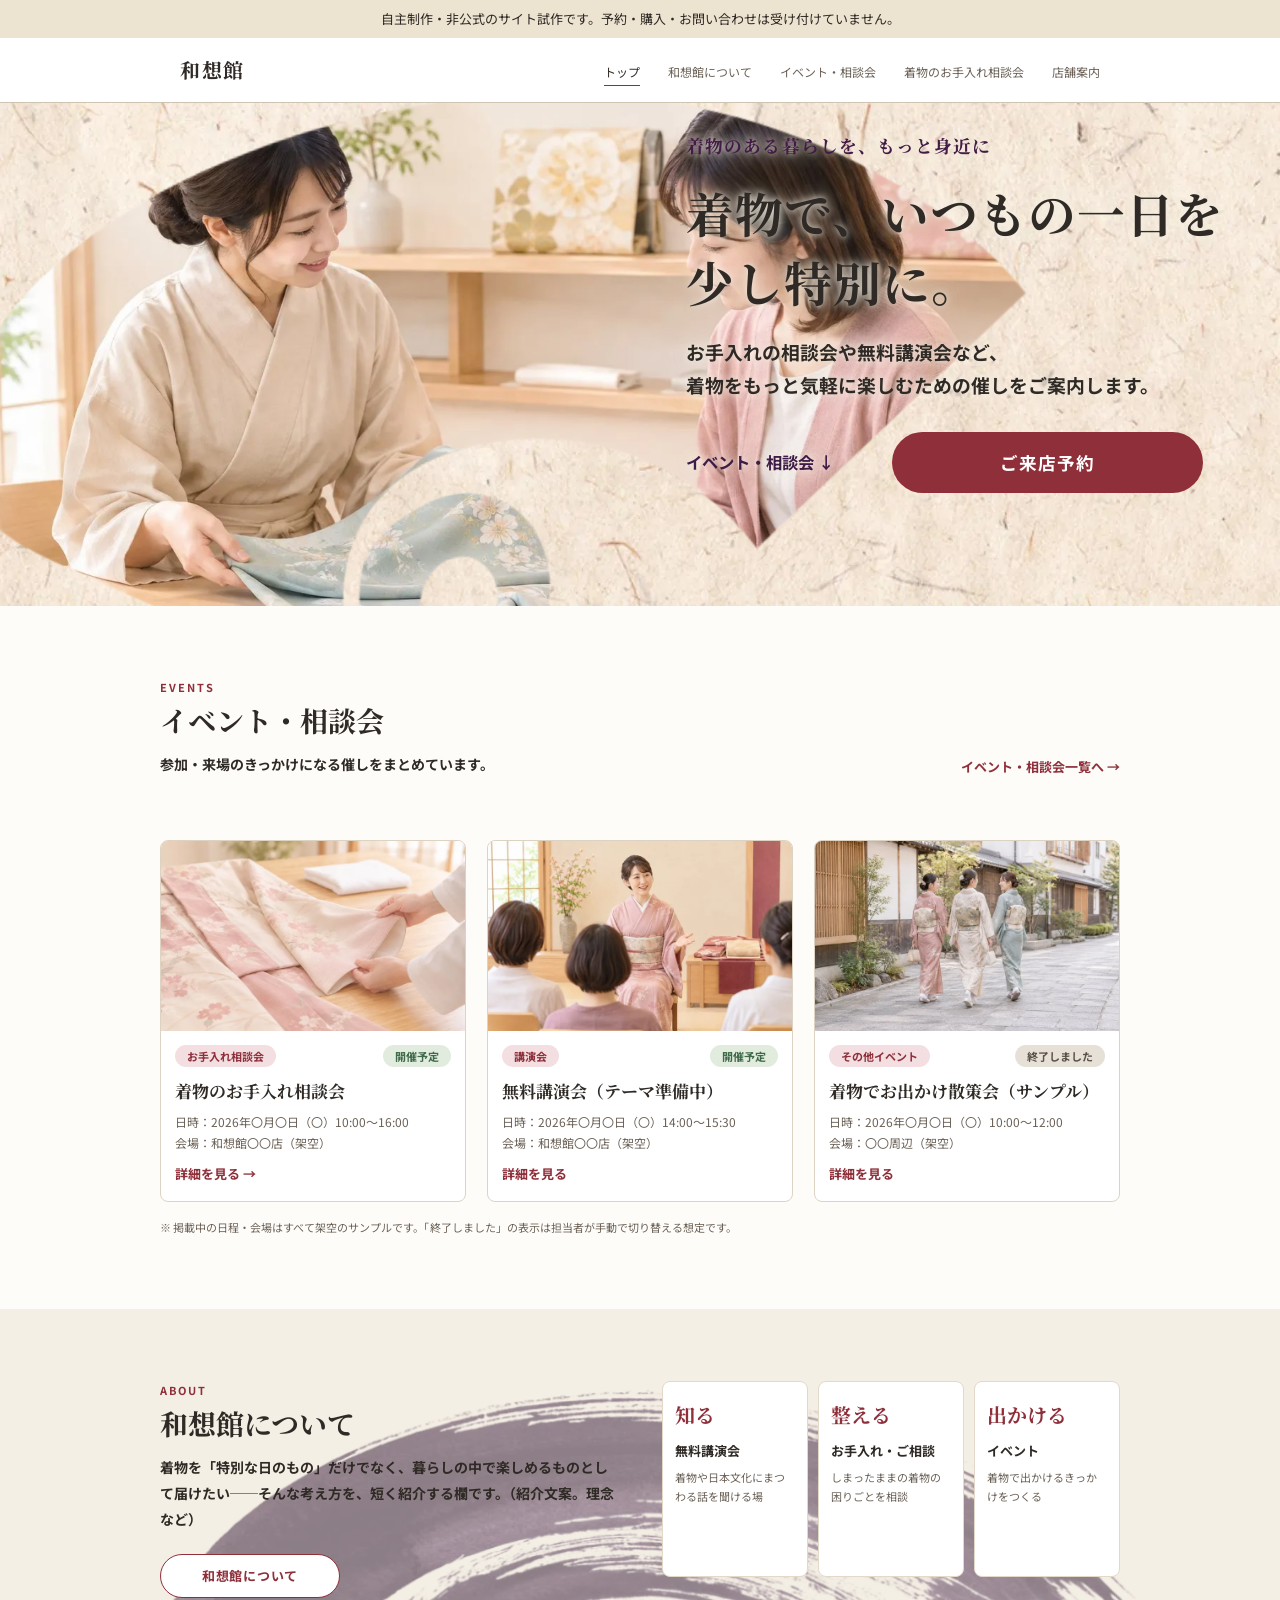
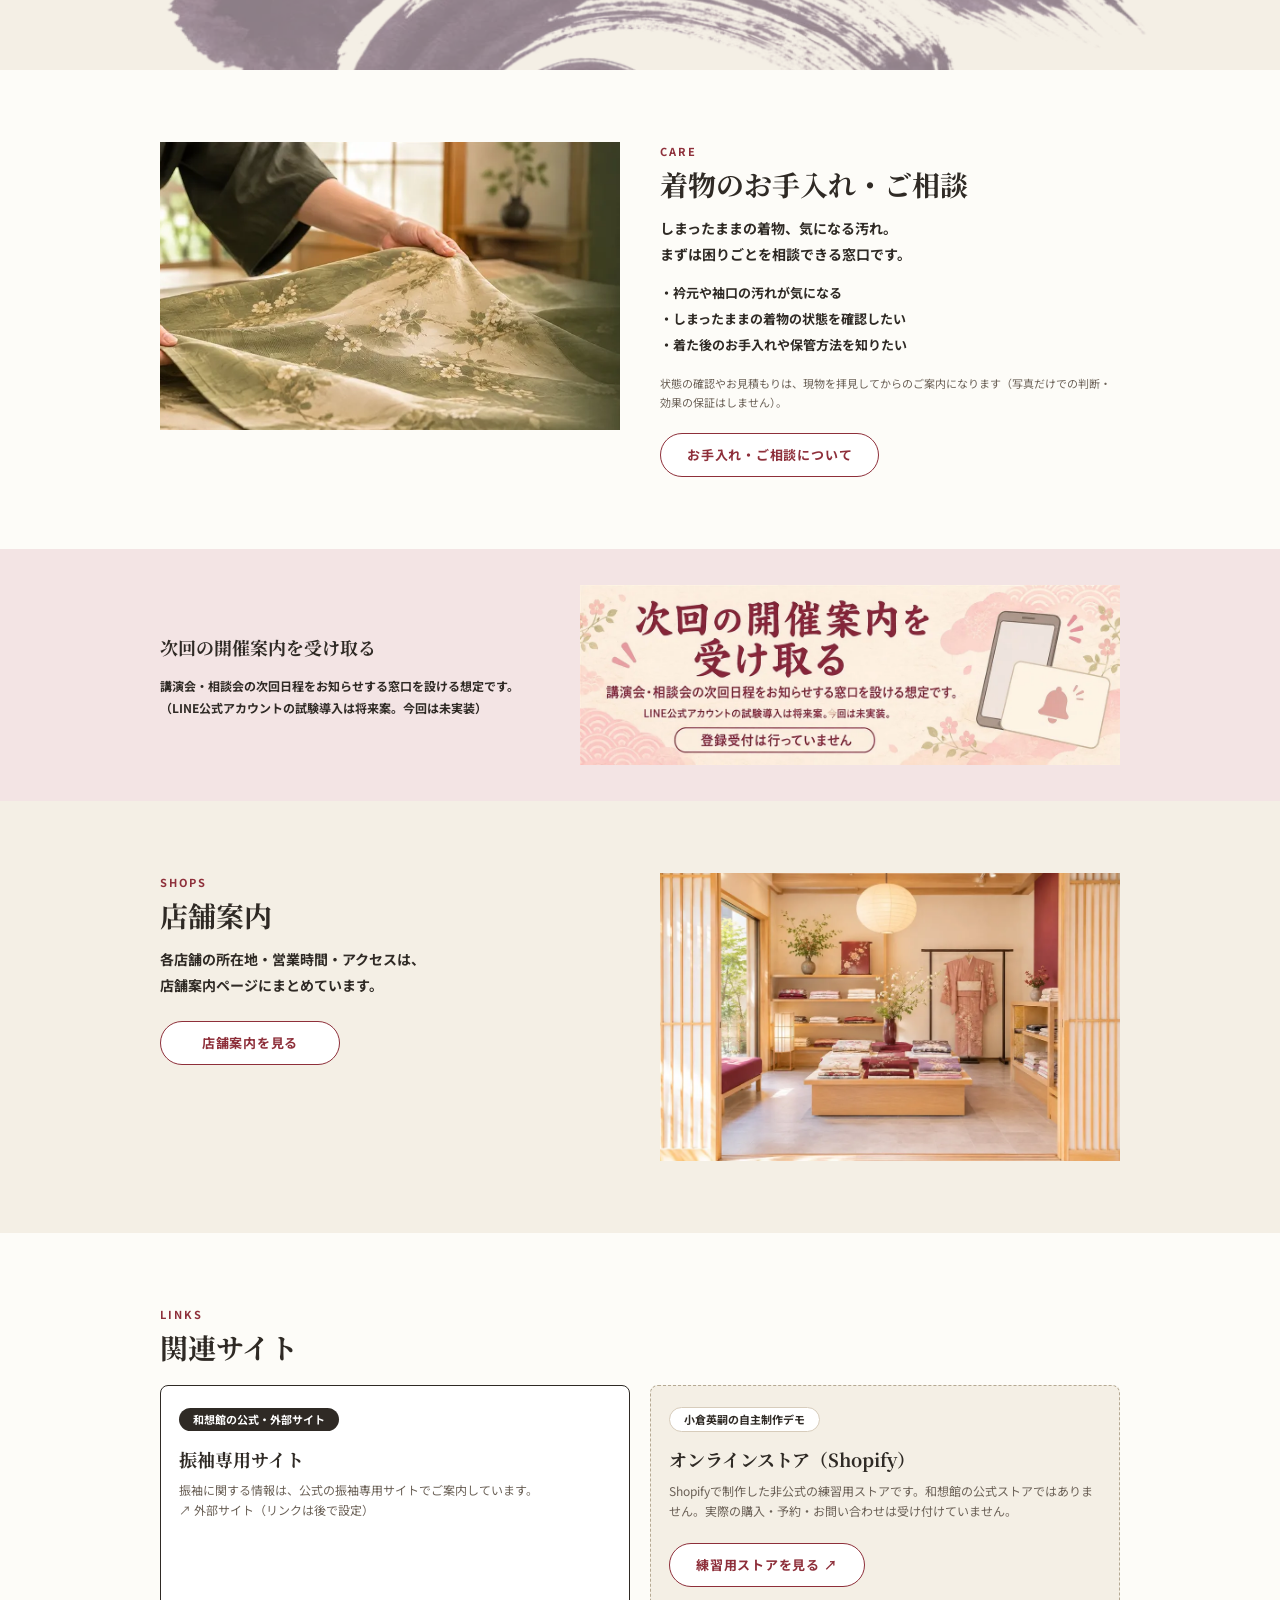
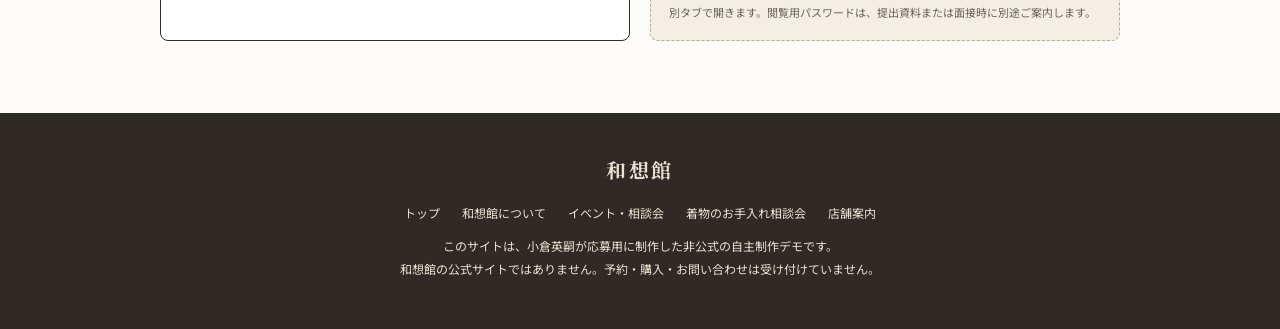
<file: index.html>
<!DOCTYPE html>
<html lang="ja">
<head>
<meta charset="UTF-8">
<meta name="viewport" content="width=device-width, initial-scale=1">
<title>和想館 トップページ（非公式・自主制作デモ）</title>
<meta name="description" content="着物店「和想館」をモデルにした、小倉英嗣による非公式・自主制作のWebサイト試作です。予約・購入・お問い合わせは受け付けていません。">
<meta name="robots" content="noindex, nofollow">
<link rel="preconnect" href="https://fonts.googleapis.com">
<link rel="preconnect" href="https://fonts.gstatic.com" crossorigin>
<link href="https://fonts.googleapis.com/css2?family=Noto+Sans+JP:wght@400;700&family=Noto+Serif+JP:wght@500;700&display=swap" rel="stylesheet">
<link rel="preload" as="image" href="assets/img/hero-01.webp">
<link rel="preload" as="image" href="assets/img/fude-logo.webp">
<link rel="stylesheet" href="assets/css/style.css">
<link rel="stylesheet" href="assets/css/opening.css">
<script>document.documentElement.classList.add('js');</script>
<script>
/* オープニングアニメーションの再生判定（セッションで1回のみ。
   ?opening=1 を付けると手動再生。減速設定・ページ内リンクでは再生しない） */
(function () {
  try {
    if (location.hash) return;
    if (window.matchMedia('(prefers-reduced-motion: reduce)').matches) return;
    var manual = new URLSearchParams(location.search).get('opening') === '1';
    if (!manual && sessionStorage.getItem('wsk-opening') === '1') return;
    sessionStorage.setItem('wsk-opening', '1');
    document.documentElement.classList.add('wsk-opening');
  } catch (e) { /* 判定できない環境では再生しない */ }
})();
</script>
</head>
<body>

<!-- オープニングアニメーション：再生の判定・制御は opening.js（減速設定や
     JavaScriptが無効な場合は表示されない。スキップ可） -->
<div class="opening" id="opening" aria-hidden="true">
  <div class="opening__screen opening__screen--left"></div>
  <div class="opening__screen opening__screen--right"></div>
  <div class="opening__wash" aria-hidden="true"></div>
  <div class="opening__line" aria-hidden="true"></div>
  <div class="opening__photo" aria-hidden="true"></div>
  <div class="opening__group" aria-hidden="true">
    <div class="opening__logo-wrap">
      <img class="opening__logo" src="assets/img/fude-logo.webp" alt="" width="1440" height="566" fetchpriority="high">
    </div>
    <p class="opening__name">和想館</p>
    <span class="opening__rule" aria-hidden="true"></span>
  </div>
  <button class="opening__skip" type="button" id="opening-skip" tabindex="-1">スキップ</button>
</div>

<p class="notice-bar">自主制作・非公式のサイト試作です。予約・購入・お問い合わせは受け付けていません。</p>

<header class="site-header">
  <div class="site-header__inner">
    <a class="site-header__name" href="index.html">和想館</a>
    <button class="nav-toggle" type="button" aria-expanded="false" aria-controls="global-nav">
      <span class="nav-toggle__bar"></span><span class="nav-toggle__bar"></span>
      <span class="visually-hidden">メニュー</span>
    </button>
    <nav id="global-nav" class="global-nav" aria-label="グローバルナビゲーション">
      <ul>
        <li><a href="index.html" aria-current="page">トップ</a></li>
        <li><a href="about.html">和想館について</a></li>
        <li><a href="events.html">イベント・相談会</a></li>
        <li><a href="care.html">着物のお手入れ相談会</a></li>
        <li><a href="shops.html">店舗案内</a></li>
      </ul>
    </nav>
  </div>
</header>

<main>

  <!-- ヒーロー：扇形のロゴでマスクした写真が、ゆっくり切り替わる -->
  <section class="hero" aria-label="メインビジュアル">
    <div class="hero__stage">
      <div class="hero__mask" aria-hidden="true">
        <div class="hero__slide is-active" style="background-image:url(assets/img/hero-01.webp); background-position:50% 62%"></div>
        <div class="hero__slide" style="background-image:url(assets/img/hero-02.webp); background-position:50% 40%"></div>
        <div class="hero__slide" style="background-image:url(assets/img/hero-03.webp); background-position:50% 55%"></div>
        <div class="hero__slide" style="background-image:url(assets/img/hero-04.webp); background-position:30% 50%"></div>
      </div>

      <div class="hero__copy">
        <p class="hero__kicker">着物のある暮らしを、もっと身近に</p>
        <h1 class="hero__title">着物で、いつもの一日を<br>少し特別に。</h1>
        <p class="hero__lead">お手入れの相談会や無料講演会など、<br>着物をもっと気軽に楽しむための催しをご案内します。</p>
        <div class="hero__actions">
          <a class="text-link" href="#events">イベント・相談会 ↓</a>
          <span class="btn btn--fill is-mock" role="link" aria-disabled="true" title="デモのため予約は受け付けていません">ご来店予約</span>
        </div>
      </div>
    </div>
  </section>

  <!-- イベント・相談会 -->
  <section id="events" class="section section--white">
    <div class="container">
      <div class="section-head section-head--row reveal">
        <div>
          <p class="eyebrow">EVENTS</p>
          <h2 class="h2">イベント・相談会</h2>
          <p class="desc">参加・来場のきっかけになる催しをまとめています。</p>
        </div>
        <a class="more-link" href="events.html">イベント・相談会一覧へ →</a>
      </div>

      <div class="filter reveal" role="group" aria-label="カテゴリで絞り込み（表示の確認用）">
        <button type="button" class="tag is-current" data-filter="all" aria-pressed="true">すべて</button>
        <button type="button" class="tag" data-filter="care" aria-pressed="false">お手入れ相談会</button>
        <button type="button" class="tag" data-filter="lecture" aria-pressed="false">講演会</button>
        <button type="button" class="tag" data-filter="other" aria-pressed="false">その他イベント</button>
      </div>

      <ul class="cards">
        <li class="card reveal" data-cat="care">
          <figure class="card__img"><img src="assets/img/event-03.webp" alt="着物を手に取って確かめる様子" width="720" height="480" loading="lazy"></figure>
          <div class="card__body">
            <div class="card__tags"><span class="pill pill--cat">お手入れ相談会</span><span class="pill pill--open">開催予定</span></div>
            <h3 class="card__title">着物のお手入れ相談会</h3>
            <p class="card__meta">日時：2026年〇月〇日（〇）10:00〜16:00<br>会場：和想館〇〇店（架空）</p>
            <a class="card__link" href="care.html">詳細を見る →</a>
          </div>
        </li>
        <li class="card reveal" data-cat="lecture">
          <figure class="card__img"><img src="assets/img/event-05.webp" alt="講演会・相談会の会場の様子" width="720" height="480" loading="lazy"></figure>
          <div class="card__body">
            <div class="card__tags"><span class="pill pill--cat">講演会</span><span class="pill pill--open">開催予定</span></div>
            <h3 class="card__title">無料講演会（テーマ準備中）</h3>
            <p class="card__meta">日時：2026年〇月〇日（〇）14:00〜15:30<br>会場：和想館〇〇店（架空）</p>
            <span class="card__link is-mock" aria-disabled="true">詳細を見る</span>
          </div>
        </li>
        <li class="card reveal" data-cat="other">
          <figure class="card__img"><img src="assets/img/event-04.webp" alt="着物で街を散策する三人の女性" width="720" height="480" loading="lazy"></figure>
          <div class="card__body">
            <div class="card__tags"><span class="pill pill--cat">その他イベント</span><span class="pill pill--closed">終了しました</span></div>
            <h3 class="card__title">着物でお出かけ散策会（サンプル）</h3>
            <p class="card__meta">日時：2026年〇月〇日（〇）10:00〜12:00<br>会場：〇〇周辺（架空）</p>
            <span class="card__link is-mock" aria-disabled="true">詳細を見る</span>
          </div>
        </li>
      </ul>
      <p class="note reveal">※ 掲載中の日程・会場はすべて架空のサンプルです。「終了しました」の表示は担当者が手動で切り替える想定です。</p>
    </div>
  </section>

  <!-- 和想館について -->
  <section id="about" class="section section--kinari about">
    <img class="about__brush" src="assets/img/fude-logo.webp" alt="" aria-hidden="true" width="1440" height="566" loading="lazy">
    <div class="container two-col">
      <div class="reveal">
        <p class="eyebrow">ABOUT</p>
        <h2 class="h2">和想館について</h2>
        <p class="body">着物を「特別な日のもの」だけでなく、暮らしの中で楽しめるものとして届けたい──そんな考え方を、短く紹介する欄です。（紹介文案。理念など）</p>
        <a class="btn btn--line" href="about.html">和想館について</a>
      </div>
      <ul class="pillars">
        <li class="pillar reveal"><p class="pillar__key">知る</p><p class="pillar__title">無料講演会</p><p class="pillar__text">着物や日本文化にまつわる話を聞ける場</p></li>
        <li class="pillar reveal"><p class="pillar__key">整える</p><p class="pillar__title">お手入れ・ご相談</p><p class="pillar__text">しまったままの着物の困りごとを相談</p></li>
        <li class="pillar reveal"><p class="pillar__key">出かける</p><p class="pillar__title">イベント</p><p class="pillar__text">着物で出かけるきっかけをつくる</p></li>
      </ul>
    </div>
  </section>

  <!-- お手入れ・ご相談 -->
  <section id="care" class="section section--white">
    <div class="container two-col">
      <figure class="media reveal"><img src="assets/img/care.webp" alt="着物の生地を広げて状態を確かめる手元" width="1200" height="437" loading="lazy"></figure>
      <div class="reveal">
        <p class="eyebrow">CARE</p>
        <h2 class="h2">着物のお手入れ・ご相談</h2>
        <p class="body">しまったままの着物、気になる汚れ。<br>まずは困りごとを相談できる窓口です。</p>
        <ul class="list">
          <li>衿元や袖口の汚れが気になる</li>
          <li>しまったままの着物の状態を確認したい</li>
          <li>着た後のお手入れや保管方法を知りたい</li>
        </ul>
        <p class="note">状態の確認やお見積もりは、現物を拝見してからのご案内になります（写真だけでの判断・効果の保証はしません）。</p>
        <a class="btn btn--line" href="care.html">お手入れ・ご相談について</a>
      </div>
    </div>
  </section>

  <!-- 次回の開催案内 -->
  <section class="section section--rose line">
    <div class="container two-col two-col--line">
      <div class="reveal">
        <h3 class="h3">次回の開催案内を受け取る</h3>
        <p class="body body--sm">講演会・相談会の次回日程をお知らせする窓口を設ける想定です。（LINE公式アカウントの試験導入は将来案。今回は未実装）</p>
      </div>
      <figure class="media media--line reveal"><img src="assets/img/line.webp" alt="次回の開催案内を受け取るための登録導線の案内画像" width="1200" height="400" loading="lazy"></figure>
    </div>
  </section>

  <!-- 店舗案内 -->
  <section id="shops" class="section section--kinari">
    <div class="container two-col">
      <div class="reveal">
        <p class="eyebrow">SHOPS</p>
        <h2 class="h2">店舗案内</h2>
        <p class="body">各店舗の所在地・営業時間・アクセスは、<br>店舗案内ページにまとめています。</p>
        <a class="btn btn--line" href="shops.html">店舗案内を見る</a>
      </div>
      <figure class="media reveal"><img src="assets/img/shops.webp" alt="店内の様子（イメージ）" width="1000" height="667" loading="lazy"></figure>
    </div>
  </section>

  <!-- 関連サイト -->
  <section class="section section--white">
    <div class="container">
      <div class="section-head reveal">
        <p class="eyebrow">LINKS</p>
        <h2 class="h2">関連サイト</h2>
      </div>
      <div class="links">
        <div class="link-card link-card--official reveal">
          <span class="badge badge--dark">和想館の公式・外部サイト</span>
          <h3 class="link-card__title">振袖専用サイト</h3>
          <p class="link-card__text">振袖に関する情報は、公式の振袖専用サイトでご案内しています。<br>↗ 外部サイト（リンクは後で設定）</p>
        </div>
        <div class="link-card link-card--demo reveal">
          <span class="badge badge--light">小倉英嗣の自主制作デモ</span>
          <h3 class="link-card__title">オンラインストア（Shopify）</h3>
          <p class="link-card__text">Shopifyで制作した非公式の練習用ストアです。和想館の公式ストアではありません。実際の購入・予約・お問い合わせは受け付けていません。</p>
          <p><a class="btn btn--line" href="https://ogura-web-practice.myshopify.com/" target="_blank" rel="noopener noreferrer" aria-describedby="shopify-viewing-note">練習用ストアを見る ↗</a></p>
          <p id="shopify-viewing-note" class="note">別タブで開きます。閲覧用パスワードは、提出資料または面接時に別途ご案内します。</p>
        </div>
      </div>
    </div>
  </section>

</main>

<footer class="site-footer">
  <p class="site-footer__name">和想館</p>
  <ul class="site-footer__nav">
    <li><a href="index.html">トップ</a></li>
    <li><a href="about.html">和想館について</a></li>
    <li><a href="events.html">イベント・相談会</a></li>
    <li><a href="care.html">着物のお手入れ相談会</a></li>
    <li><a href="shops.html">店舗案内</a></li>
  </ul>
  <p class="site-footer__note">このサイトは、小倉英嗣が応募用に制作した非公式の自主制作デモです。<br>和想館の公式サイトではありません。予約・購入・お問い合わせは受け付けていません。</p>
</footer>

<script src="assets/js/main.js" defer></script>
<script src="assets/js/opening.js" defer></script>
</body>
</html>
</file>
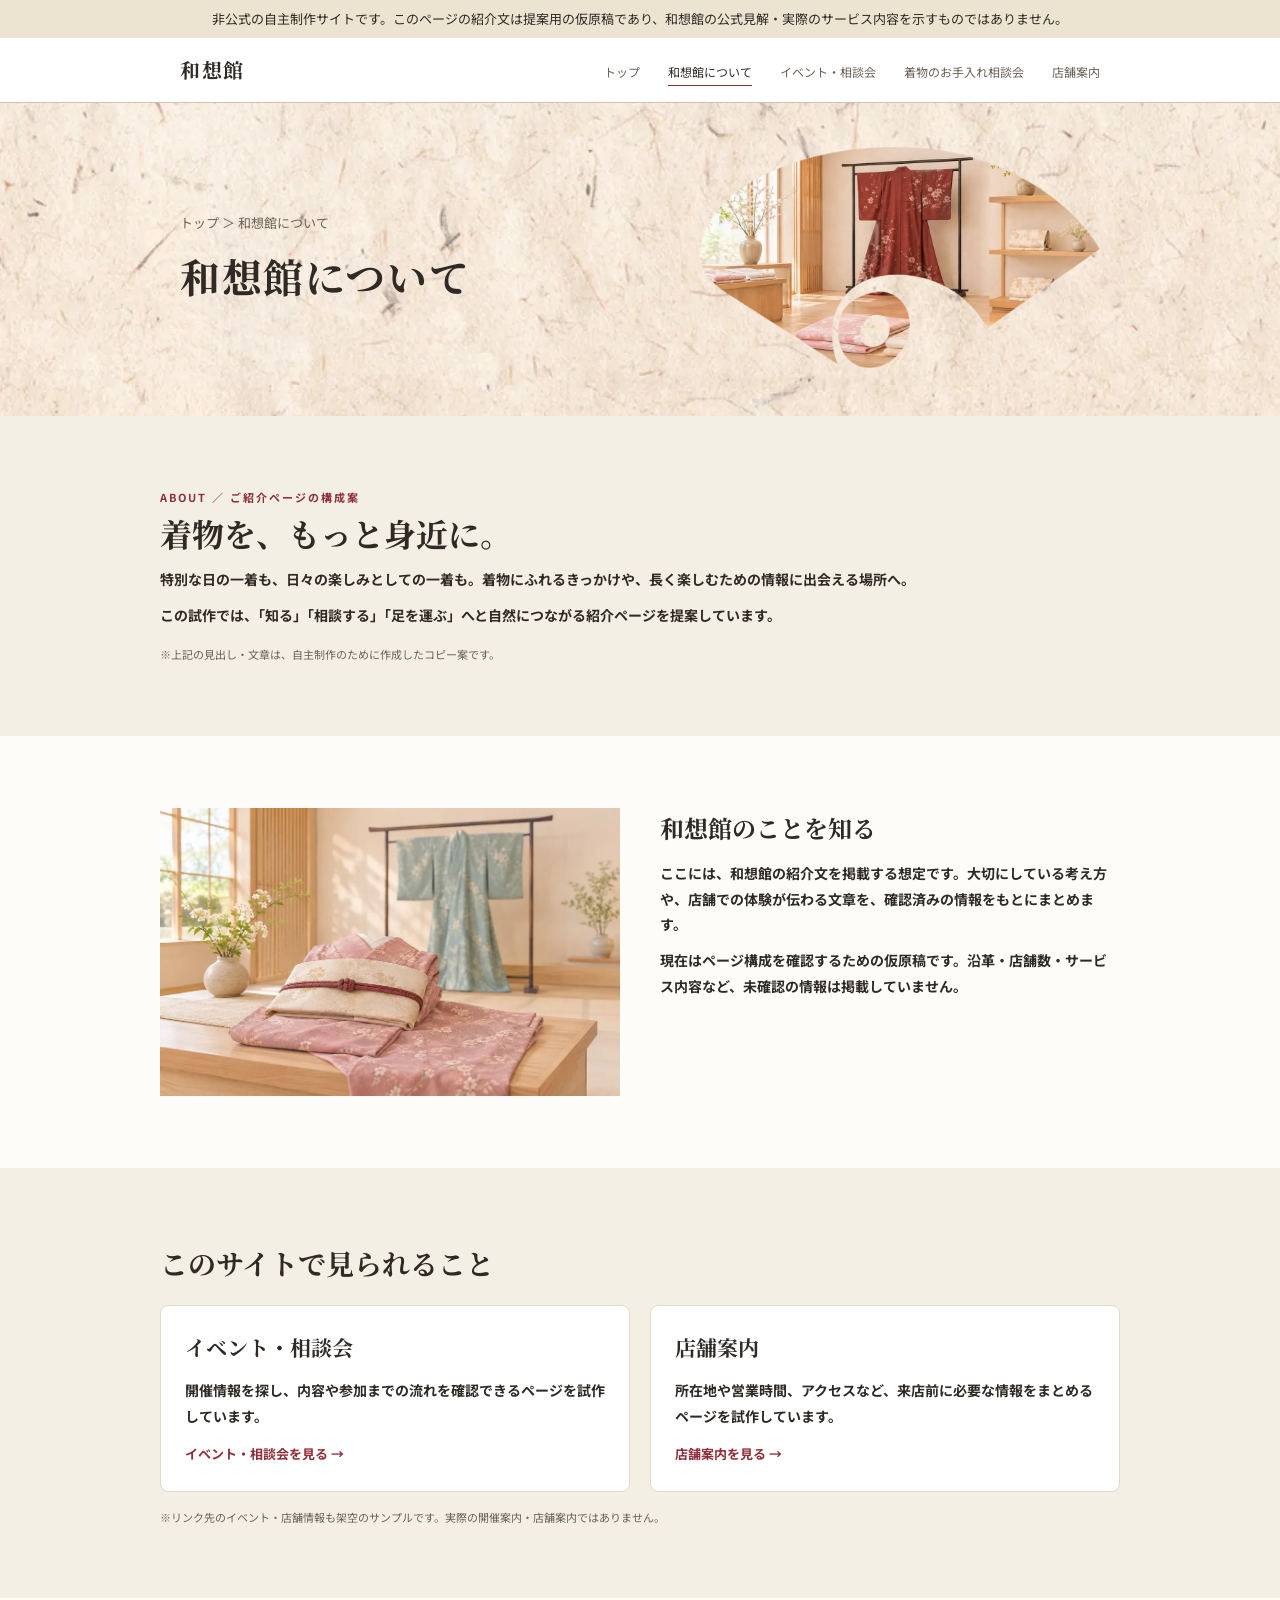
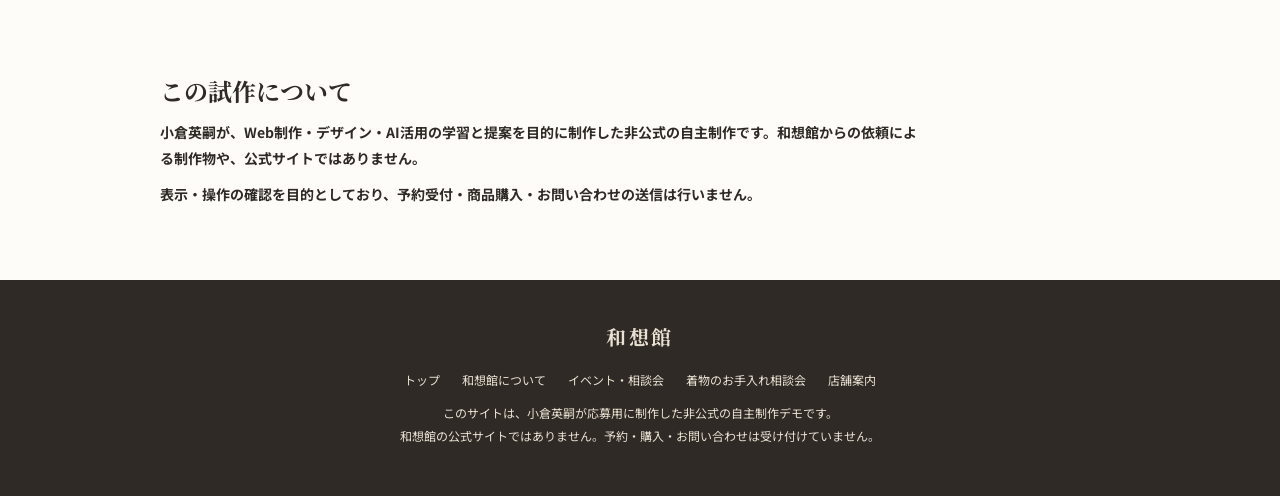
<file: about.html>
<!DOCTYPE html>
<html lang="ja">
<head>
<meta charset="UTF-8">
<meta name="viewport" content="width=device-width, initial-scale=1">
<title>和想館について｜和想館（非公式・自主制作デモ）</title>
<meta name="description" content="和想館の紹介ページの試作です（非公式・自主制作）。">
<meta name="robots" content="noindex, nofollow">
<link rel="preconnect" href="https://fonts.googleapis.com">
<link rel="preconnect" href="https://fonts.gstatic.com" crossorigin>
<link href="https://fonts.googleapis.com/css2?family=Noto+Sans+JP:wght@400;700&family=Noto+Serif+JP:wght@500;700&display=swap" rel="stylesheet">
<link rel="stylesheet" href="assets/css/style.css">
<script>document.documentElement.classList.add('js');</script>
</head>
<body>

<p class="notice-bar">非公式の自主制作サイトです。このページの紹介文は提案用の仮原稿であり、和想館の公式見解・実際のサービス内容を示すものではありません。</p>

<header class="site-header">
  <div class="site-header__inner">
    <a class="site-header__name" href="index.html">和想館</a>
    <button class="nav-toggle" type="button" aria-expanded="false" aria-controls="global-nav">
      <span class="nav-toggle__bar"></span><span class="nav-toggle__bar"></span>
      <span class="visually-hidden">メニュー</span>
    </button>
    <nav id="global-nav" class="global-nav" aria-label="グローバルナビゲーション">
      <ul>
        <li><a href="index.html">トップ</a></li>
        <li><a href="about.html" aria-current="page">和想館について</a></li>
        <li><a href="events.html">イベント・相談会</a></li>
        <li><a href="care.html">着物のお手入れ相談会</a></li>
        <li><a href="shops.html">店舗案内</a></li>
      </ul>
    </nav>
  </div>
</header>

<main>
  <section class="subhero" aria-labelledby="page-title">
    <div class="subhero__inner">
      <div class="subhero__copy">
        <p class="crumb"><a href="index.html">トップ</a> ＞ 和想館について</p>
        <h1 id="page-title" class="subhero__title">和想館について</h1>
      </div>
      <div class="subhero__fan" role="img" aria-label="店内に飾られた着物（イメージ）">
        <div class="subhero__img" style="background-image:url(assets/img/sub-about.webp); background-position:35% 50%"></div>
      </div>
    </div>
  </section>

  <section class="section section--kinari">
    <div class="container narrow reveal">
      <p class="eyebrow">ABOUT ／ ご紹介ページの構成案</p>
      <h2 class="h2 h2--lg">着物を、もっと身近に。</h2>
      <p class="body">特別な日の一着も、日々の楽しみとしての一着も。着物にふれるきっかけや、長く楽しむための情報に出会える場所へ。</p>
      <p class="body">この試作では、「知る」「相談する」「足を運ぶ」へと自然につながる紹介ページを提案しています。</p>
      <p class="note">※上記の見出し・文章は、自主制作のために作成したコピー案です。</p>
    </div>
  </section>

  <section class="section section--white">
    <div class="container two-col">
      <figure class="media reveal"><img src="assets/img/about-intro.webp" alt="着物と帯が並ぶ店内（イメージ）" width="1000" height="667" loading="lazy"></figure>
      <div class="reveal">
        <h3 class="h3 h3--lg">和想館のことを知る</h3>
        <p class="body">ここには、和想館の紹介文を掲載する想定です。大切にしている考え方や、店舗での体験が伝わる文章を、確認済みの情報をもとにまとめます。</p>
        <p class="body">現在はページ構成を確認するための仮原稿です。沿革・店舗数・サービス内容など、未確認の情報は掲載していません。</p>
      </div>
    </div>
  </section>

  <section class="section section--kinari">
    <div class="container">
      <h2 class="h2 reveal">このサイトで見られること</h2>
      <div class="guide-cards">
        <div class="guide-card reveal">
          <h3 class="guide-card__title">イベント・相談会</h3>
          <p class="body">開催情報を探し、内容や参加までの流れを確認できるページを試作しています。</p>
          <a class="more-link" href="events.html">イベント・相談会を見る →</a>
        </div>
        <div class="guide-card reveal">
          <h3 class="guide-card__title">店舗案内</h3>
          <p class="body">所在地や営業時間、アクセスなど、来店前に必要な情報をまとめるページを試作しています。</p>
          <a class="more-link" href="shops.html">店舗案内を見る →</a>
        </div>
      </div>
      <p class="note reveal">※リンク先のイベント・店舗情報も架空のサンプルです。実際の開催案内・店舗案内ではありません。</p>
    </div>
  </section>

  <section class="section section--white">
    <div class="container narrow reveal">
      <h2 class="h2 h2--md">この試作について</h2>
      <p class="body">小倉英嗣が、Web制作・デザイン・AI活用の学習と提案を目的に制作した非公式の自主制作です。和想館からの依頼による制作物や、公式サイトではありません。</p>
      <p class="body">表示・操作の確認を目的としており、予約受付・商品購入・お問い合わせの送信は行いません。</p>
    </div>
  </section>
</main>

<footer class="site-footer">
  <p class="site-footer__name">和想館</p>
  <ul class="site-footer__nav">
    <li><a href="index.html">トップ</a></li>
    <li><a href="about.html">和想館について</a></li>
    <li><a href="events.html">イベント・相談会</a></li>
    <li><a href="care.html">着物のお手入れ相談会</a></li>
    <li><a href="shops.html">店舗案内</a></li>
  </ul>
  <p class="site-footer__note">このサイトは、小倉英嗣が応募用に制作した非公式の自主制作デモです。<br>和想館の公式サイトではありません。予約・購入・お問い合わせは受け付けていません。</p>
</footer>

<script src="assets/js/main.js" defer></script>
</body>
</html>
</file>
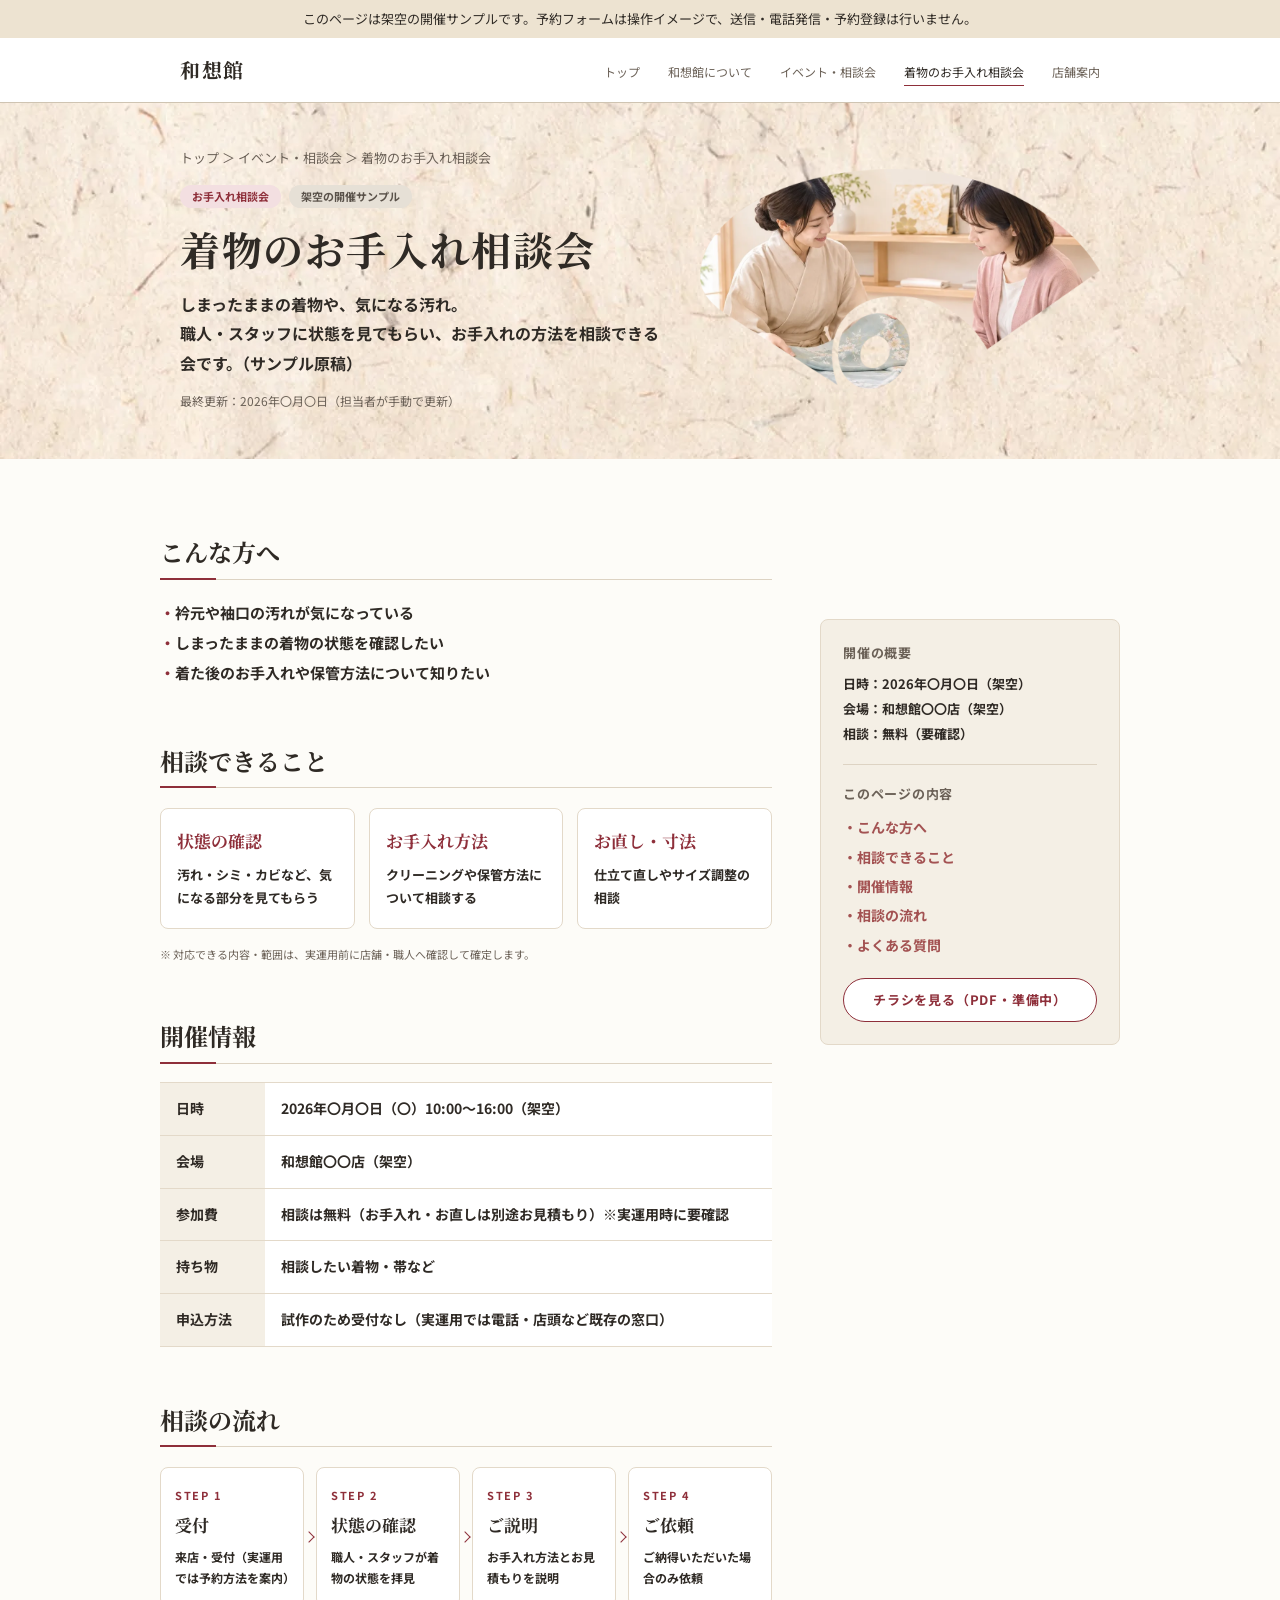
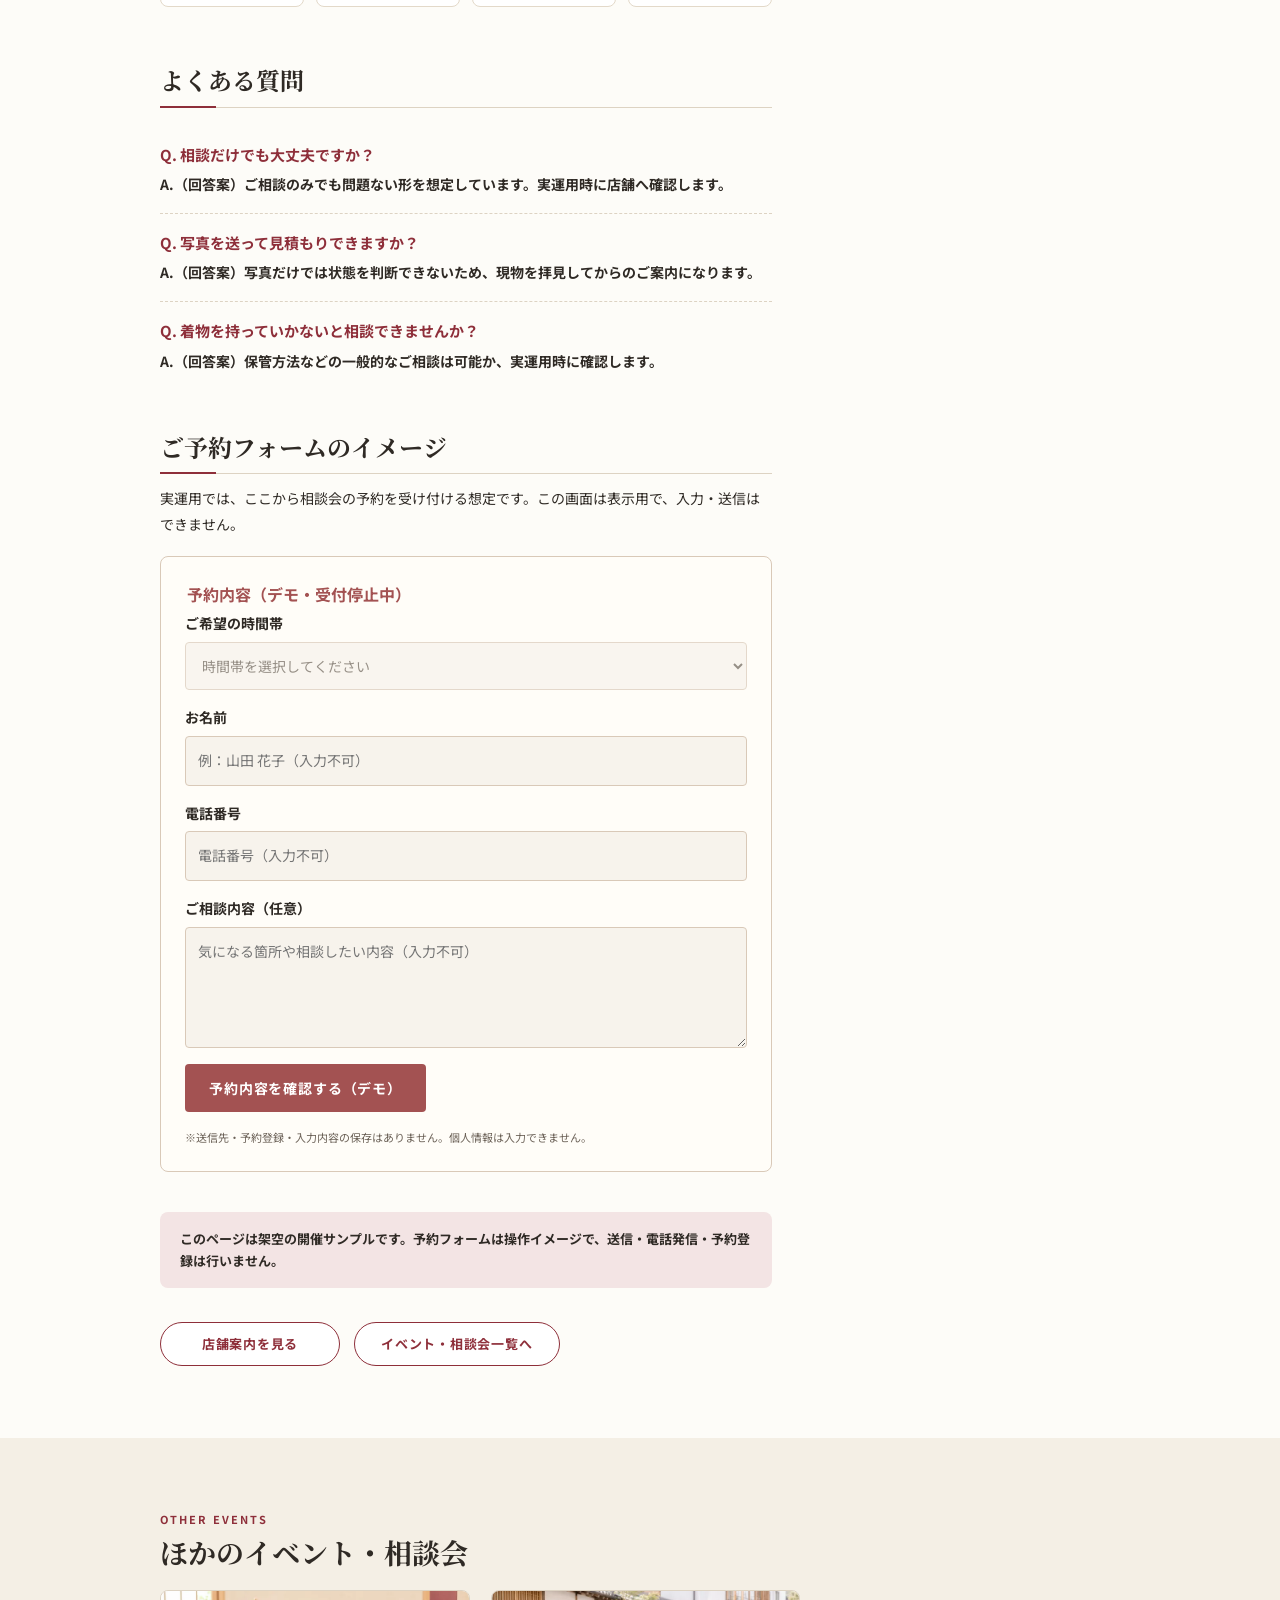
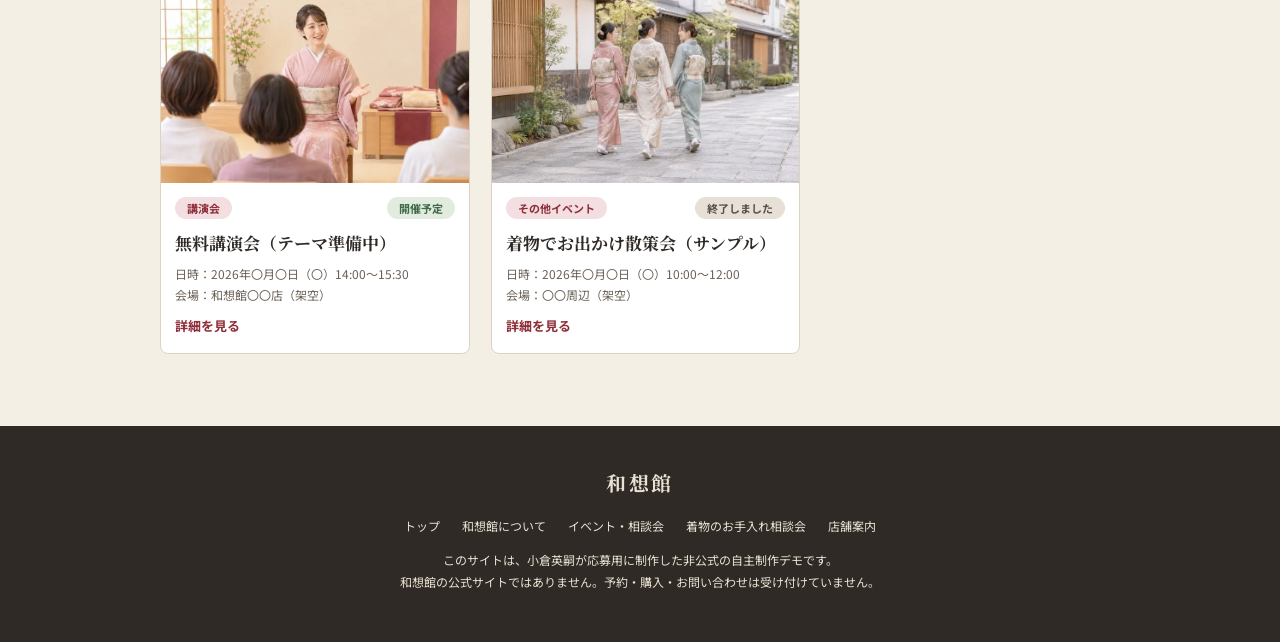
<file: care.html>
<!DOCTYPE html>
<html lang="ja">
<head>
<meta charset="UTF-8">
<meta name="viewport" content="width=device-width, initial-scale=1">
<title>着物のお手入れ相談会｜和想館（非公式・自主制作デモ）</title>
<meta name="description" content="着物のお手入れ相談会の詳細ページの試作です（非公式・自主制作）。">
<meta name="robots" content="noindex, nofollow">
<link rel="preconnect" href="https://fonts.googleapis.com">
<link rel="preconnect" href="https://fonts.gstatic.com" crossorigin>
<link href="https://fonts.googleapis.com/css2?family=Noto+Sans+JP:wght@400;700&family=Noto+Serif+JP:wght@500;700&display=swap" rel="stylesheet">
<link rel="stylesheet" href="assets/css/style.css">
<script>document.documentElement.classList.add('js');</script>
</head>
<body>

<p class="notice-bar">このページは架空の開催サンプルです。予約フォームは操作イメージで、送信・電話発信・予約登録は行いません。</p>

<header class="site-header">
  <div class="site-header__inner">
    <a class="site-header__name" href="index.html">和想館</a>
    <button class="nav-toggle" type="button" aria-expanded="false" aria-controls="global-nav">
      <span class="nav-toggle__bar"></span><span class="nav-toggle__bar"></span>
      <span class="visually-hidden">メニュー</span>
    </button>
    <nav id="global-nav" class="global-nav" aria-label="グローバルナビゲーション">
      <ul>
        <li><a href="index.html">トップ</a></li>
        <li><a href="about.html">和想館について</a></li>
        <li><a href="events.html">イベント・相談会</a></li>
        <li><a href="care.html" aria-current="page">着物のお手入れ相談会</a></li>
        <li><a href="shops.html">店舗案内</a></li>
      </ul>
    </nav>
  </div>
</header>

<main>
  <section class="subhero" aria-labelledby="page-title">
    <div class="subhero__inner">
      <div class="subhero__copy">
        <p class="crumb"><a href="index.html">トップ</a> ＞ <a href="events.html">イベント・相談会</a> ＞ 着物のお手入れ相談会</p>
        <div class="card__tags card__tags--start"><span class="pill pill--cat">お手入れ相談会</span><span class="pill pill--sample">架空の開催サンプル</span></div>
        <h1 id="page-title" class="subhero__title">着物のお手入れ相談会</h1>
        <p class="subhero__lead">しまったままの着物や、気になる汚れ。<br>職人・スタッフに状態を見てもらい、お手入れの方法を相談できる会です。（サンプル原稿）</p>
        <p class="updated">最終更新：2026年〇月〇日（担当者が手動で更新）</p>
      </div>
      <div class="subhero__fan" role="img" aria-label="着物の相談をする二人（イメージ）">
        <div class="subhero__img" style="background-image:url(assets/img/sub-care.webp); background-position:60% 45%"></div>
      </div>
    </div>
  </section>

  <div class="section section--white">
    <div class="container detail">
      <nav class="toc toc--sp" aria-label="このページの内容">
        <p class="box-title">このページの内容</p>
          <ul class="toc__list">
            <li><a href="#for-you">こんな方へ</a></li>
            <li><a href="#consultation">相談できること</a></li>
            <li><a href="#event-info">開催情報</a></li>
            <li><a href="#flow">相談の流れ</a></li>
            <li><a href="#faq">よくある質問</a></li>
          </ul>
      </nav>

      <div class="detail__main">
        <section class="block reveal" aria-labelledby="for-you">
          <h2 id="for-you" class="h2 h2--line">こんな方へ</h2>
          <ul class="list list--check">
            <li>衿元や袖口の汚れが気になっている</li>
            <li>しまったままの着物の状態を確認したい</li>
            <li>着た後のお手入れや保管方法について知りたい</li>
          </ul>
        </section>

        <section class="block reveal" aria-labelledby="consultation">
          <h2 id="consultation" class="h2 h2--line">相談できること</h2>
          <ul class="mini-cards">
            <li class="mini-card"><p class="mini-card__title">状態の確認</p><p class="mini-card__text">汚れ・シミ・カビなど、気になる部分を見てもらう</p></li>
            <li class="mini-card"><p class="mini-card__title">お手入れ方法</p><p class="mini-card__text">クリーニングや保管方法について相談する</p></li>
            <li class="mini-card"><p class="mini-card__title">お直し・寸法</p><p class="mini-card__text">仕立て直しやサイズ調整の相談</p></li>
          </ul>
          <p class="note">※ 対応できる内容・範囲は、実運用前に店舗・職人へ確認して確定します。</p>
        </section>

        <section class="block reveal" aria-labelledby="event-info">
          <h2 id="event-info" class="h2 h2--line">開催情報</h2>
          <table class="info-table">
            <tbody>
              <tr><th>日時</th><td>2026年〇月〇日（〇）10:00〜16:00（架空）</td></tr>
              <tr><th>会場</th><td>和想館〇〇店（架空）</td></tr>
              <tr><th>参加費</th><td>相談は無料（お手入れ・お直しは別途お見積もり）※実運用時に要確認</td></tr>
              <tr><th>持ち物</th><td>相談したい着物・帯など</td></tr>
              <tr><th>申込方法</th><td>試作のため受付なし（実運用では電話・店頭など既存の窓口）</td></tr>
            </tbody>
          </table>
        </section>

        <section class="block reveal" aria-labelledby="flow">
          <h2 id="flow" class="h2 h2--line">相談の流れ</h2>
          <ol class="steps">
            <li class="step"><p class="step__no">STEP 1</p><p class="step__title">受付</p><p class="step__text">来店・受付（実運用では予約方法を案内）</p></li>
            <li class="step"><p class="step__no">STEP 2</p><p class="step__title">状態の確認</p><p class="step__text">職人・スタッフが着物の状態を拝見</p></li>
            <li class="step"><p class="step__no">STEP 3</p><p class="step__title">ご説明</p><p class="step__text">お手入れ方法とお見積もりを説明</p></li>
            <li class="step"><p class="step__no">STEP 4</p><p class="step__title">ご依頼</p><p class="step__text">ご納得いただいた場合のみ依頼</p></li>
          </ol>
        </section>

        <section class="block reveal" aria-labelledby="faq">
          <h2 id="faq" class="h2 h2--line">よくある質問</h2>
          <dl class="faq">
            <dt>Q. 相談だけでも大丈夫ですか？</dt>
            <dd>A.（回答案）ご相談のみでも問題ない形を想定しています。実運用時に店舗へ確認します。</dd>
            <dt>Q. 写真を送って見積もりできますか？</dt>
            <dd>A.（回答案）写真だけでは状態を判断できないため、現物を拝見してからのご案内になります。</dd>
            <dt>Q. 着物を持っていかないと相談できませんか？</dt>
            <dd>A.（回答案）保管方法などの一般的なご相談は可能か、実運用時に確認します。</dd>
          </dl>
        </section>

        <section class="block reveal" aria-labelledby="reserve">
          <h2 id="reserve" class="h2 h2--line">ご予約フォームのイメージ</h2>
          <p class="body body--normal">実運用では、ここから相談会の予約を受け付ける想定です。この画面は表示用で、入力・送信はできません。</p>
          <form class="mock-form" action="#" onsubmit="return false" aria-describedby="form-note">
            <fieldset disabled>
              <legend>予約内容（デモ・受付停止中）</legend>
              <label>ご希望の時間帯
                <select><option>時間帯を選択してください</option><option>午前の枠（仮）</option><option>午後の枠（仮）</option></select>
              </label>
              <label>お名前
                <input type="text" placeholder="例：山田 花子（入力不可）">
              </label>
              <label>電話番号
                <input type="tel" placeholder="電話番号（入力不可）">
              </label>
              <label>ご相談内容（任意）
                <textarea rows="4" placeholder="気になる箇所や相談したい内容（入力不可）"></textarea>
              </label>
              <button type="button" class="btn btn--fill btn--square">予約内容を確認する（デモ）</button>
            </fieldset>
            <p id="form-note" class="note">※送信先・予約登録・入力内容の保存はありません。個人情報は入力できません。</p>
          </form>
        </section>

        <p class="notice-box reveal">このページは架空の開催サンプルです。予約フォームは操作イメージで、送信・電話発信・予約登録は行いません。</p>

        <div class="btn-row reveal">
          <a class="btn btn--line" href="shops.html">店舗案内を見る</a>
          <a class="btn btn--line" href="events.html">イベント・相談会一覧へ</a>
        </div>
      </div>

      <aside class="detail__side">
        <div class="side-box">
          <p class="box-title">開催の概要</p>
          <p class="side-box__text">日時：2026年〇月〇日（架空）<br>会場：和想館〇〇店（架空）<br>相談：無料（要確認）</p>
          <hr>
          <p class="box-title">このページの内容</p>
          <ul class="toc__list">
            <li><a href="#for-you">こんな方へ</a></li>
            <li><a href="#consultation">相談できること</a></li>
            <li><a href="#event-info">開催情報</a></li>
            <li><a href="#flow">相談の流れ</a></li>
            <li><a href="#faq">よくある質問</a></li>
          </ul>
          <span class="btn btn--line btn--block is-mock" aria-disabled="true" title="チラシは準備中です">チラシを見る（PDF・準備中）</span>
        </div>
      </aside>
    </div>
  </div>

  <section class="section section--kinari">
    <div class="container">
      <p class="eyebrow reveal">OTHER EVENTS</p>
      <h2 class="h2 reveal">ほかのイベント・相談会</h2>
      <ul class="cards cards--2">
        <li class="card reveal" data-cat="lecture">
          <figure class="card__img"><img src="assets/img/event-05.webp" alt="講演会・相談会の会場の様子" width="720" height="480" loading="lazy"></figure>
          <div class="card__body">
            <div class="card__tags"><span class="pill pill--cat">講演会</span><span class="pill pill--open">開催予定</span></div>
            <h3 class="card__title">無料講演会（テーマ準備中）</h3>
            <p class="card__meta">日時：2026年〇月〇日（〇）14:00〜15:30<br>会場：和想館〇〇店（架空）</p>
            <span class="card__link is-mock" aria-disabled="true">詳細を見る</span>
          </div>
        </li>
        <li class="card reveal" data-cat="other">
          <figure class="card__img"><img src="assets/img/event-04.webp" alt="着物で街を散策する三人の女性" width="720" height="480" loading="lazy"></figure>
          <div class="card__body">
            <div class="card__tags"><span class="pill pill--cat">その他イベント</span><span class="pill pill--closed">終了しました</span></div>
            <h3 class="card__title">着物でお出かけ散策会（サンプル）</h3>
            <p class="card__meta">日時：2026年〇月〇日（〇）10:00〜12:00<br>会場：〇〇周辺（架空）</p>
            <span class="card__link is-mock" aria-disabled="true">詳細を見る</span>
          </div>
        </li>
      </ul>
    </div>
  </section>
</main>

<footer class="site-footer">
  <p class="site-footer__name">和想館</p>
  <ul class="site-footer__nav">
    <li><a href="index.html">トップ</a></li>
    <li><a href="about.html">和想館について</a></li>
    <li><a href="events.html">イベント・相談会</a></li>
    <li><a href="care.html">着物のお手入れ相談会</a></li>
    <li><a href="shops.html">店舗案内</a></li>
  </ul>
  <p class="site-footer__note">このサイトは、小倉英嗣が応募用に制作した非公式の自主制作デモです。<br>和想館の公式サイトではありません。予約・購入・お問い合わせは受け付けていません。</p>
</footer>

<script src="assets/js/main.js" defer></script>
</body>
</html>
</file>
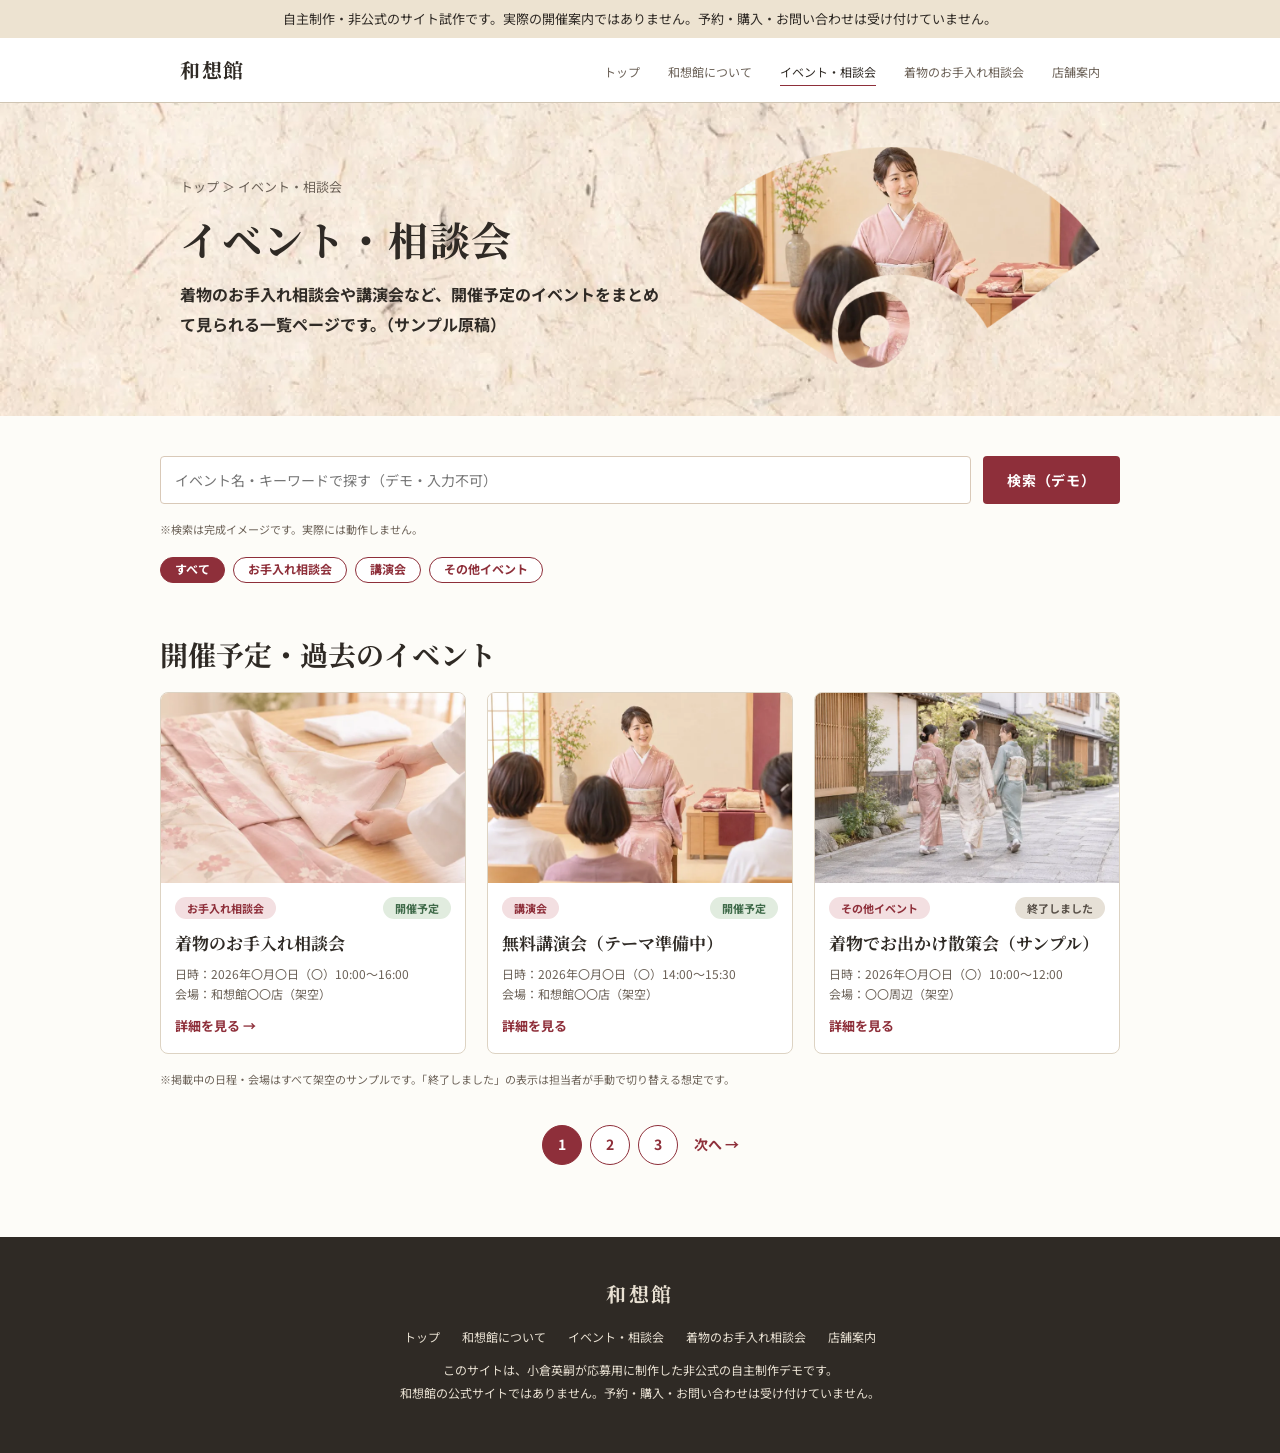
<file: events.html>
<!DOCTYPE html>
<html lang="ja">
<head>
<meta charset="UTF-8">
<meta name="viewport" content="width=device-width, initial-scale=1">
<title>イベント・相談会｜和想館（非公式・自主制作デモ）</title>
<meta name="description" content="イベント・相談会の一覧ページの試作です（非公式・自主制作）。">
<meta name="robots" content="noindex, nofollow">
<link rel="preconnect" href="https://fonts.googleapis.com">
<link rel="preconnect" href="https://fonts.gstatic.com" crossorigin>
<link href="https://fonts.googleapis.com/css2?family=Noto+Sans+JP:wght@400;700&family=Noto+Serif+JP:wght@500;700&display=swap" rel="stylesheet">
<link rel="stylesheet" href="assets/css/style.css">
<script>document.documentElement.classList.add('js');</script>
</head>
<body>

<p class="notice-bar">自主制作・非公式のサイト試作です。実際の開催案内ではありません。予約・購入・お問い合わせは受け付けていません。</p>

<header class="site-header">
  <div class="site-header__inner">
    <a class="site-header__name" href="index.html">和想館</a>
    <button class="nav-toggle" type="button" aria-expanded="false" aria-controls="global-nav">
      <span class="nav-toggle__bar"></span><span class="nav-toggle__bar"></span>
      <span class="visually-hidden">メニュー</span>
    </button>
    <nav id="global-nav" class="global-nav" aria-label="グローバルナビゲーション">
      <ul>
        <li><a href="index.html">トップ</a></li>
        <li><a href="about.html">和想館について</a></li>
        <li><a href="events.html" aria-current="page">イベント・相談会</a></li>
        <li><a href="care.html">着物のお手入れ相談会</a></li>
        <li><a href="shops.html">店舗案内</a></li>
      </ul>
    </nav>
  </div>
</header>

<main>
  <section class="subhero" aria-labelledby="page-title">
    <div class="subhero__inner">
      <div class="subhero__copy">
        <p class="crumb"><a href="index.html">トップ</a> ＞ イベント・相談会</p>
        <h1 id="page-title" class="subhero__title">イベント・相談会</h1>
        <p class="subhero__lead">着物のお手入れ相談会や講演会など、開催予定のイベントをまとめて見られる一覧ページです。（サンプル原稿）</p>
      </div>
      <div class="subhero__fan" role="img" aria-label="講演会の様子（イメージ）">
        <div class="subhero__img" style="background-image:url(assets/img/sub-events.webp); background-position:55% 40%"></div>
      </div>
    </div>
  </section>

  <section class="section section--white section--tight">
    <div class="container">
      <div class="search reveal">
        <input type="search" disabled placeholder="イベント名・キーワードで探す（デモ・入力不可）" aria-label="イベント名・キーワードで探す（デモ・入力不可）">
        <button type="button" class="btn btn--fill btn--square" disabled>検索（デモ）</button>
      </div>
      <p class="note">※検索は完成イメージです。実際には動作しません。</p>
      <div class="filter reveal" role="group" aria-label="カテゴリで絞り込み（表示の確認用）">
        <button type="button" class="tag is-current" data-filter="all" aria-pressed="true">すべて</button>
        <button type="button" class="tag" data-filter="care" aria-pressed="false">お手入れ相談会</button>
        <button type="button" class="tag" data-filter="lecture" aria-pressed="false">講演会</button>
        <button type="button" class="tag" data-filter="other" aria-pressed="false">その他イベント</button>
      </div>
    </div>
  </section>

  <section class="section section--white section--pt0">
    <div class="container">
      <h2 class="h2 reveal">開催予定・過去のイベント</h2>
      <ul class="cards">
        <li class="card reveal" data-cat="care">
          <figure class="card__img"><img src="assets/img/event-03.webp" alt="着物を手に取って確かめる様子" width="720" height="480" loading="lazy"></figure>
          <div class="card__body">
            <div class="card__tags"><span class="pill pill--cat">お手入れ相談会</span><span class="pill pill--open">開催予定</span></div>
            <h3 class="card__title">着物のお手入れ相談会</h3>
            <p class="card__meta">日時：2026年〇月〇日（〇）10:00〜16:00<br>会場：和想館〇〇店（架空）</p>
            <a class="card__link" href="care.html">詳細を見る →</a>
          </div>
        </li>
        <li class="card reveal" data-cat="lecture">
          <figure class="card__img"><img src="assets/img/event-05.webp" alt="講演会・相談会の会場の様子" width="720" height="480" loading="lazy"></figure>
          <div class="card__body">
            <div class="card__tags"><span class="pill pill--cat">講演会</span><span class="pill pill--open">開催予定</span></div>
            <h3 class="card__title">無料講演会（テーマ準備中）</h3>
            <p class="card__meta">日時：2026年〇月〇日（〇）14:00〜15:30<br>会場：和想館〇〇店（架空）</p>
            <span class="card__link is-mock" aria-disabled="true">詳細を見る</span>
          </div>
        </li>
        <li class="card reveal" data-cat="other">
          <figure class="card__img"><img src="assets/img/event-04.webp" alt="着物で街を散策する三人の女性" width="720" height="480" loading="lazy"></figure>
          <div class="card__body">
            <div class="card__tags"><span class="pill pill--cat">その他イベント</span><span class="pill pill--closed">終了しました</span></div>
            <h3 class="card__title">着物でお出かけ散策会（サンプル）</h3>
            <p class="card__meta">日時：2026年〇月〇日（〇）10:00〜12:00<br>会場：〇〇周辺（架空）</p>
            <span class="card__link is-mock" aria-disabled="true">詳細を見る</span>
          </div>
        </li>
      </ul>
      <p class="note reveal">※掲載中の日程・会場はすべて架空のサンプルです。「終了しました」の表示は担当者が手動で切り替える想定です。</p>
      <nav class="pager reveal" aria-label="ページ送り（表示イメージ）">
        <span class="pager__item is-current" aria-current="page">1</span>
        <span class="pager__item is-mock" aria-disabled="true">2</span>
        <span class="pager__item is-mock" aria-disabled="true">3</span>
        <span class="pager__next is-mock" aria-disabled="true">次へ →</span>
      </nav>
    </div>
  </section>
</main>

<footer class="site-footer">
  <p class="site-footer__name">和想館</p>
  <ul class="site-footer__nav">
    <li><a href="index.html">トップ</a></li>
    <li><a href="about.html">和想館について</a></li>
    <li><a href="events.html">イベント・相談会</a></li>
    <li><a href="care.html">着物のお手入れ相談会</a></li>
    <li><a href="shops.html">店舗案内</a></li>
  </ul>
  <p class="site-footer__note">このサイトは、小倉英嗣が応募用に制作した非公式の自主制作デモです。<br>和想館の公式サイトではありません。予約・購入・お問い合わせは受け付けていません。</p>
</footer>

<script src="assets/js/main.js" defer></script>
</body>
</html>
</file>
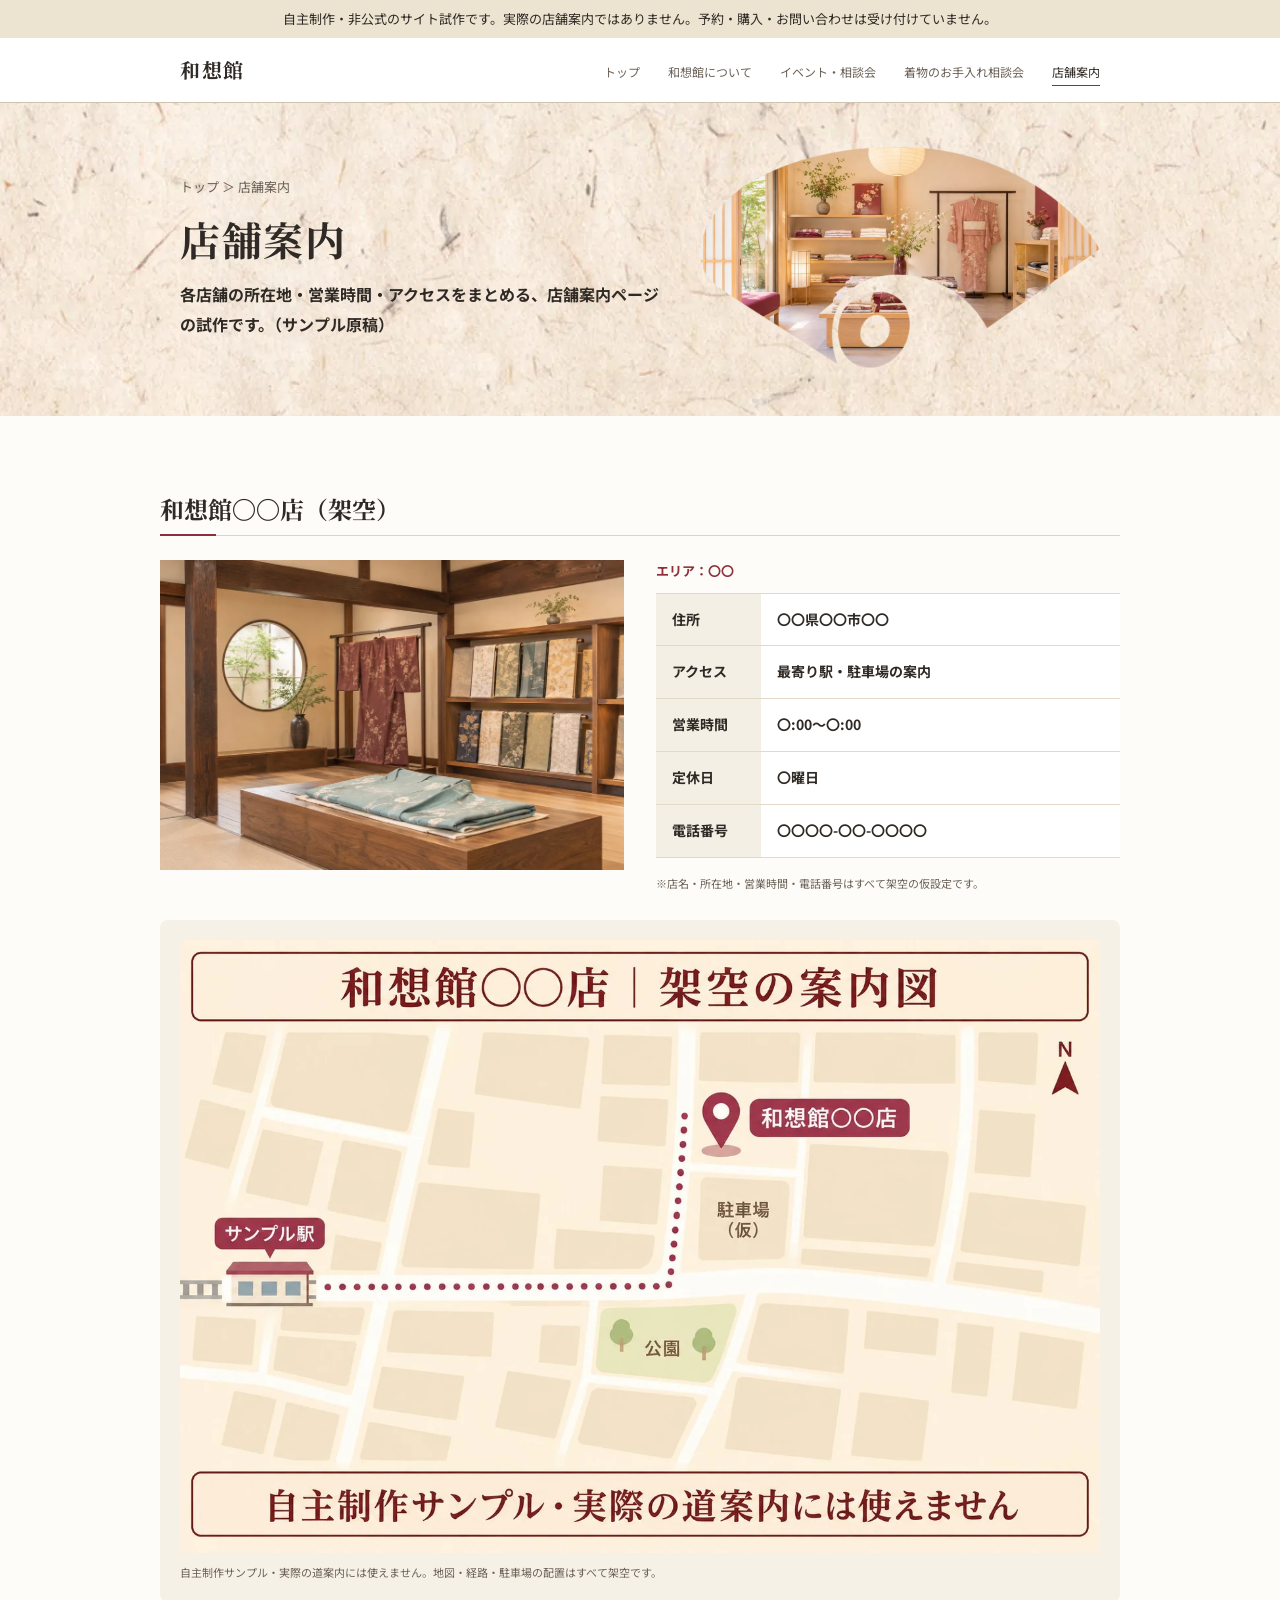
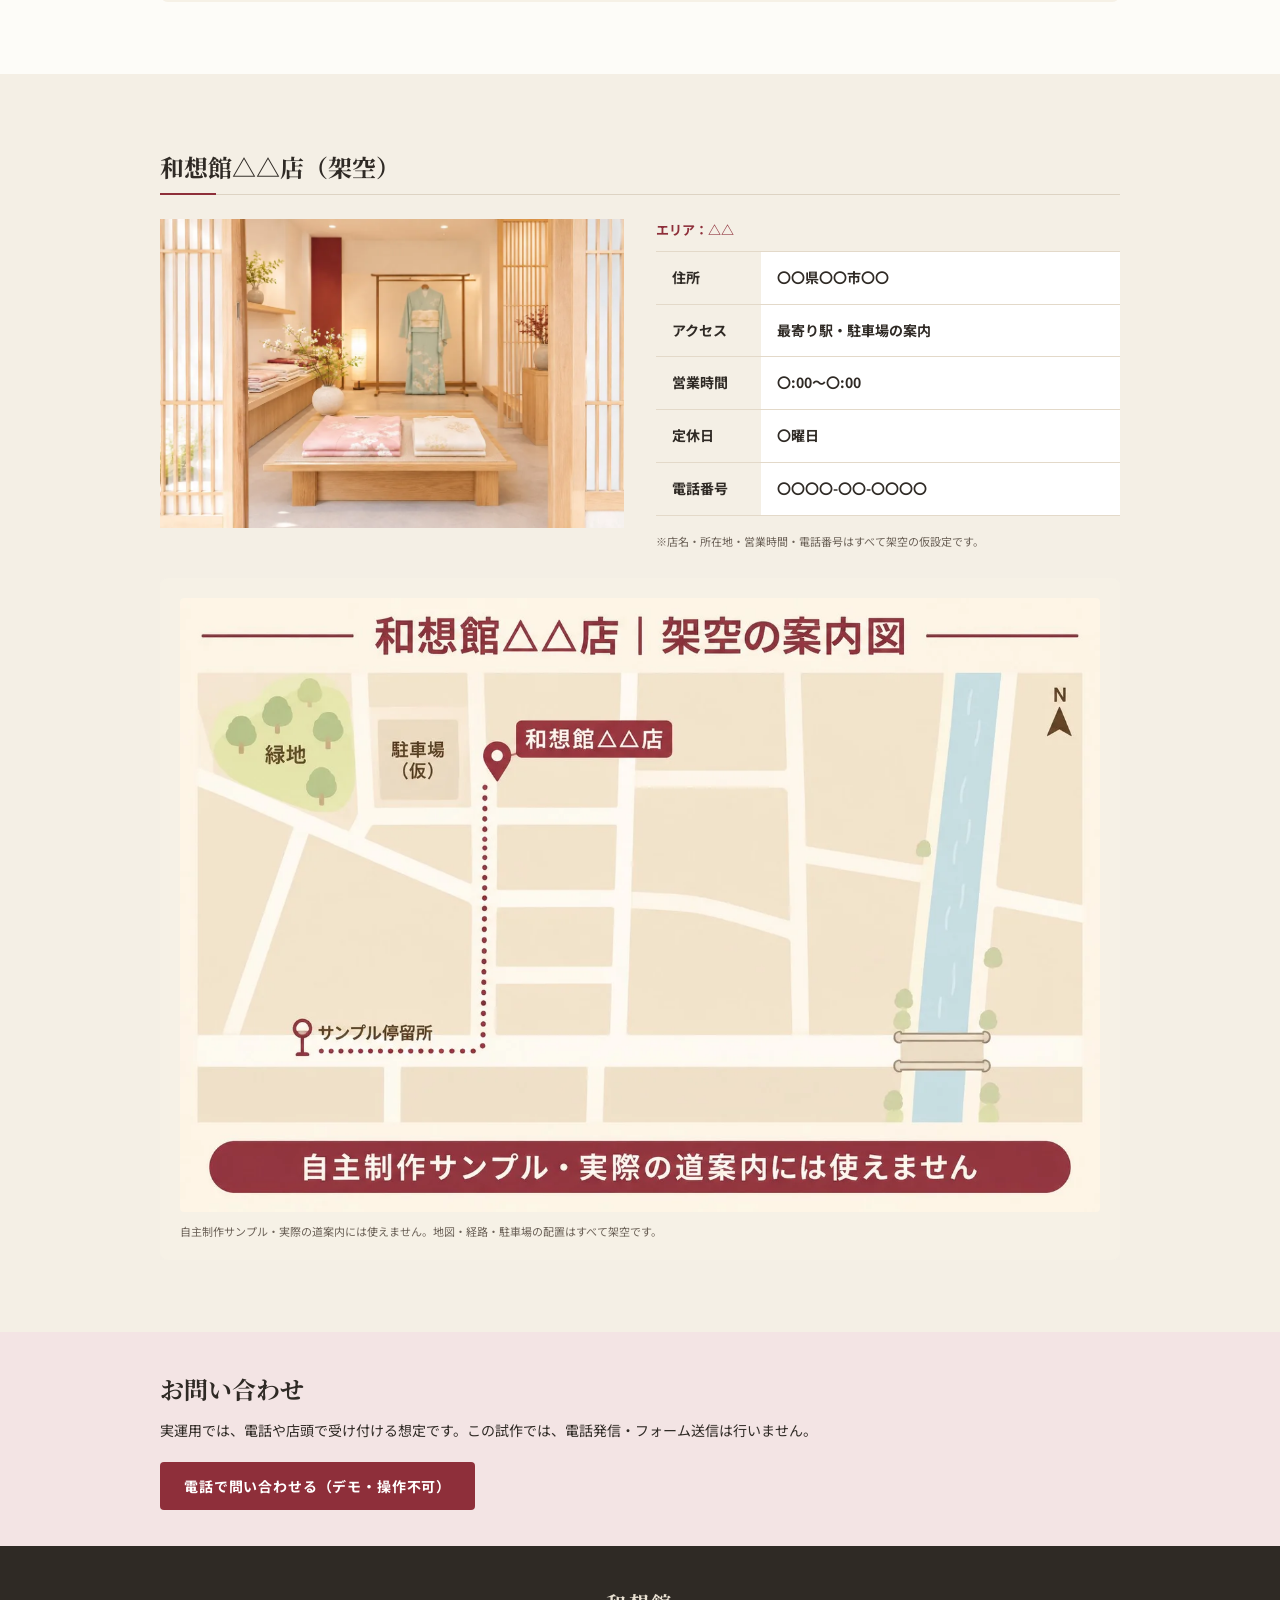
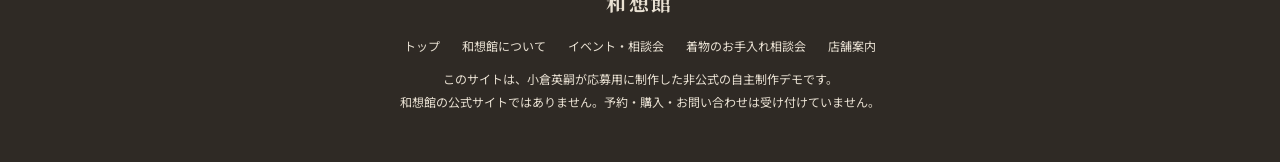
<file: shops.html>
<!DOCTYPE html>
<html lang="ja">
<head>
<meta charset="UTF-8">
<meta name="viewport" content="width=device-width, initial-scale=1">
<title>店舗案内｜和想館（非公式・自主制作デモ）</title>
<meta name="description" content="店舗案内ページの試作です（非公式・自主制作）。">
<meta name="robots" content="noindex, nofollow">
<link rel="preconnect" href="https://fonts.googleapis.com">
<link rel="preconnect" href="https://fonts.gstatic.com" crossorigin>
<link href="https://fonts.googleapis.com/css2?family=Noto+Sans+JP:wght@400;700&family=Noto+Serif+JP:wght@500;700&display=swap" rel="stylesheet">
<link rel="stylesheet" href="assets/css/style.css">
<script>document.documentElement.classList.add('js');</script>
</head>
<body>

<p class="notice-bar">自主制作・非公式のサイト試作です。実際の店舗案内ではありません。予約・購入・お問い合わせは受け付けていません。</p>

<header class="site-header">
  <div class="site-header__inner">
    <a class="site-header__name" href="index.html">和想館</a>
    <button class="nav-toggle" type="button" aria-expanded="false" aria-controls="global-nav">
      <span class="nav-toggle__bar"></span><span class="nav-toggle__bar"></span>
      <span class="visually-hidden">メニュー</span>
    </button>
    <nav id="global-nav" class="global-nav" aria-label="グローバルナビゲーション">
      <ul>
        <li><a href="index.html">トップ</a></li>
        <li><a href="about.html">和想館について</a></li>
        <li><a href="events.html">イベント・相談会</a></li>
        <li><a href="care.html">着物のお手入れ相談会</a></li>
        <li><a href="shops.html" aria-current="page">店舗案内</a></li>
      </ul>
    </nav>
  </div>
</header>

<main>
  <section class="subhero" aria-labelledby="page-title">
    <div class="subhero__inner">
      <div class="subhero__copy">
        <p class="crumb"><a href="index.html">トップ</a> ＞ 店舗案内</p>
        <h1 id="page-title" class="subhero__title">店舗案内</h1>
        <p class="subhero__lead">各店舗の所在地・営業時間・アクセスをまとめる、店舗案内ページの試作です。（サンプル原稿）</p>
      </div>
      <div class="subhero__fan" role="img" aria-label="店内の様子（イメージ）">
        <div class="subhero__img" style="background-image:url(assets/img/sub-shops.webp); background-position:50% 55%"></div>
      </div>
    </div>
  </section>
  <section class="section section--white shop">
    <div class="container">
      <h2 class="h2 h2--line reveal">和想館〇〇店（架空）</h2>
      <div class="two-col two-col--shop">
        <figure class="media reveal"><img src="assets/img/shop-maru.webp" alt="和想館〇〇店（架空）の店内（イメージ）" width="1000" height="667" loading="lazy"></figure>
        <div class="reveal">
          <p class="area">エリア：〇〇</p>
          <table class="info-table">
            <tbody>
              <tr><th>住所</th><td>〇〇県〇〇市〇〇</td></tr>
              <tr><th>アクセス</th><td>最寄り駅・駐車場の案内</td></tr>
              <tr><th>営業時間</th><td>〇:00〜〇:00</td></tr>
              <tr><th>定休日</th><td>〇曜日</td></tr>
              <tr><th>電話番号</th><td>〇〇〇〇-〇〇-〇〇〇〇</td></tr>
            </tbody>
          </table>
          <p class="note">※店名・所在地・営業時間・電話番号はすべて架空の仮設定です。</p>
        </div>
      </div>
      <figure class="map reveal">
        <img src="assets/img/map-maru.webp" alt="和想館〇〇店の架空の案内図。サンプル駅から店舗までの経路" width="1400" height="933" loading="lazy">
        <figcaption class="note">自主制作サンプル・実際の道案内には使えません。地図・経路・駐車場の配置はすべて架空です。</figcaption>
      </figure>
    </div>
  </section>
  <section class="section section--kinari shop">
    <div class="container">
      <h2 class="h2 h2--line reveal">和想館△△店（架空）</h2>
      <div class="two-col two-col--shop">
        <figure class="media reveal"><img src="assets/img/shop-sankaku.webp" alt="和想館△△店（架空）の店内（イメージ）" width="1000" height="667" loading="lazy"></figure>
        <div class="reveal">
          <p class="area">エリア：△△</p>
          <table class="info-table">
            <tbody>
              <tr><th>住所</th><td>〇〇県〇〇市〇〇</td></tr>
              <tr><th>アクセス</th><td>最寄り駅・駐車場の案内</td></tr>
              <tr><th>営業時間</th><td>〇:00〜〇:00</td></tr>
              <tr><th>定休日</th><td>〇曜日</td></tr>
              <tr><th>電話番号</th><td>〇〇〇〇-〇〇-〇〇〇〇</td></tr>
            </tbody>
          </table>
          <p class="note">※店名・所在地・営業時間・電話番号はすべて架空の仮設定です。</p>
        </div>
      </div>
      <figure class="map reveal">
        <img src="assets/img/map-sankaku.webp" alt="和想館△△店の架空の案内図。サンプル停留所から店舗までの経路" width="1400" height="933" loading="lazy">
        <figcaption class="note">自主制作サンプル・実際の道案内には使えません。地図・経路・駐車場の配置はすべて架空です。</figcaption>
      </figure>
    </div>
  </section>

  <section class="section section--rose contact">
    <div class="container reveal">
      <h2 class="h2 h2--md">お問い合わせ</h2>
      <p class="body body--normal">実運用では、電話や店頭で受け付ける想定です。この試作では、電話発信・フォーム送信は行いません。</p>
      <button type="button" class="btn btn--fill btn--square" disabled>電話で問い合わせる（デモ・操作不可）</button>
    </div>
  </section>
</main>

<footer class="site-footer">
  <p class="site-footer__name">和想館</p>
  <ul class="site-footer__nav">
    <li><a href="index.html">トップ</a></li>
    <li><a href="about.html">和想館について</a></li>
    <li><a href="events.html">イベント・相談会</a></li>
    <li><a href="care.html">着物のお手入れ相談会</a></li>
    <li><a href="shops.html">店舗案内</a></li>
  </ul>
  <p class="site-footer__note">このサイトは、小倉英嗣が応募用に制作した非公式の自主制作デモです。<br>和想館の公式サイトではありません。予約・購入・お問い合わせは受け付けていません。</p>
</footer>

<script src="assets/js/main.js" defer></script>
</body>
</html>
</file>
<file: assets/css/style.css>
/* =========================================================
   和想館 トップページ（非公式・自主制作デモ）
   色・文字サイズは AI Bento Studio の Top_project.json に合わせています
   ========================================================= */
:root {
  --c-text: #2f2a25;
  --c-sub: #6b6157;
  --c-accent: #8e2f3a;
  --c-purple: #431c46;
  --c-line: #ddd3c3;
  --c-white: #fdfcf8;
  --c-kinari: #f4efe5;
  --c-hero: #f3eee3;
  --c-rose: #f3e4e4;
  --f-serif: "Noto Serif JP", "Hiragino Mincho ProN", "Yu Mincho", serif;
  --f-sans: "Noto Sans JP", "Hiragino Sans", "Yu Gothic", sans-serif;
  --container: 960px;
  --header-h: 64px;
  --ease: cubic-bezier(.33, .0, .2, 1);
}

*, *::before, *::after { box-sizing: border-box; }
html { scroll-behavior: smooth; scroll-padding-top: calc(var(--header-h) + 8px); }
body {
  margin: 0;
  font-family: var(--f-sans);
  color: var(--c-text);
  background: var(--c-white);
  line-height: 1.7;
  -webkit-font-smoothing: antialiased;
  text-rendering: optimizeLegibility;
}
img { display: block; max-width: 100%; height: auto; }
a { color: inherit; }
ul { margin: 0; padding: 0; list-style: none; }
p, h1, h2, h3, figure { margin: 0; }
.visually-hidden {
  position: absolute; width: 1px; height: 1px; overflow: hidden;
  clip: rect(0 0 0 0); white-space: nowrap;
}
:focus-visible { outline: 2px solid var(--c-accent); outline-offset: 3px; }

/* ---------- 注記バー ---------- */
.notice-bar {
  background: #ede3d1;
  font-size: 13px;
  text-align: center;
  padding: 8px 16px;
}

/* ---------- ヘッダー ---------- */
.site-header {
  position: sticky; top: 0; z-index: 50;
  background: #fff;
  border-bottom: 1px solid #cfc4b2;
}
.site-header__inner {
  max-width: var(--container);
  height: var(--header-h);
  margin: 0 auto;
  padding: 0 20px;
  display: flex; align-items: center; justify-content: space-between;
}
.site-header__name {
  font-family: var(--f-serif);
  font-weight: 700; font-size: 20px; letter-spacing: .08em;
  text-decoration: none; color: #2f2a25;
}
.global-nav ul { display: flex; gap: 28px; }
.global-nav a {
  font-size: 12px; color: var(--c-sub); text-decoration: none;
  position: relative; padding: 4px 0;
}
.global-nav a::after {
  content: ""; position: absolute; left: 0; right: 0; bottom: -2px; height: 1px;
  background: var(--c-accent); transform: scaleX(0); transform-origin: left;
  transition: transform .4s var(--ease);
}
.global-nav a:hover::after, .global-nav a[aria-current="page"]::after { transform: scaleX(1); }
.global-nav a[aria-current="page"] { color: var(--c-text); }
.nav-toggle { display: none; }

/* =========================================================
   ヒーロー
   扇形ロゴ（LP.psd の logo_1440x566 と同じ形）で写真を切り抜き、
   4枚の写真をじわっと重ねて切り替えます。
   PSD と同じ 1440×566 の比率で、画面幅に合わせて拡大縮小します。
   ========================================================= */
.hero {
  background: var(--c-hero);
}
.hero__stage {
  position: relative;
  container-type: inline-size;
  aspect-ratio: 1440 / 566;
  max-width: 1920px;
  margin: 0 auto;
  background: var(--c-hero) url(../img/washi-hero.webp) center / cover no-repeat;
  overflow: hidden;
}
.hero__mask {
  position: absolute; left: 0; top: 0;
  width: calc(1157 / 1440 * 100%);   /* PSD 上のロゴ幅 1157px */
  height: 100%;
  -webkit-mask: url(../img/hero-mask.png) left top / 100% 100% no-repeat;
          mask: url(../img/hero-mask.png) left top / 100% 100% no-repeat;
  opacity: 0;
  transition: opacity 1.8s var(--ease);
}
.hero__slide {
  position: absolute; inset: 0;
  background-size: cover;
  background-repeat: no-repeat;
  opacity: 0;
  transform: scale(1);
  /* 消えるときはフェードのみ。拡大はフェード後に戻す */
  transition: opacity 2.4s ease-in-out, transform 0s linear 2.4s;
  will-change: opacity, transform;
}
.hero__slide.is-active {
  opacity: 1;
  transform: scale(1.06);
  transition: opacity 2.4s ease-in-out, transform 8.4s linear;
}

.hero__copy {
  position: absolute;
  left: calc(772 / 1440 * 100%);
  top: 2.2cqw;
  width: calc(650 / 1440 * 100%);
  opacity: 0;
  transform: translateY(1.2cqw);
  transition: opacity 1.4s var(--ease), transform 1.4s var(--ease);
  text-shadow:
    0 0 .6cqw rgba(243, 238, 227, .95),
    0 0 1.4cqw rgba(243, 238, 227, .85);
}
.hero__kicker {
  font-family: var(--f-serif);
  font-weight: 700;
  font-size: calc(20 / 1440 * 100cqw);
  color: var(--c-purple);
  letter-spacing: .06em;
}
.hero__title {
  margin-top: 1.3cqw;
  font-family: var(--f-serif);
  font-weight: 700;
  font-size: calc(53.7 / 1440 * 100cqw);
  line-height: 1.45;
  letter-spacing: .02em;
}
.hero__lead {
  margin-top: 1.5cqw;
  font-weight: 700;
  font-size: calc(21.2 / 1440 * 100cqw);
  line-height: 1.75;
}
.hero__actions {
  margin-top: 2.4cqw;
  display: flex; align-items: center; gap: 2.2cqw;
}
.hero__actions .text-link {
  font-weight: 700;
  font-size: calc(18.4 / 1440 * 100cqw);
  color: #3e1c47;
  text-decoration: none;
  min-width: calc(200 / 1440 * 100cqw);
}
.hero__actions .text-link:hover { text-decoration: underline; text-underline-offset: 4px; }
.hero__actions .btn--fill {
  width: calc(350 / 1440 * 100cqw);
  height: calc(68 / 1440 * 100cqw);
  font-size: calc(19.8 / 1440 * 100cqw);
  text-shadow: none;
}

/* 表示開始の段階（setting.js の active / active2 に相当） */
.hero.is-ready .hero__mask { opacity: 1; }
.hero.is-ready2 .hero__copy { opacity: 1; transform: none; }
html:not(.js) .hero__mask, html:not(.js) .hero__copy { opacity: 1; transform: none; }

/* ---------- ボタン ---------- */
.btn {
  display: inline-flex; align-items: center; justify-content: center;
  border-radius: 999px;
  font-weight: 700; text-decoration: none;
  letter-spacing: .06em;
  transition: background-color .3s, color .3s;
}
.btn--fill { background: var(--c-accent); color: #fff; }
.btn--line {
  margin-top: 22px;
  min-width: 180px; height: 44px; padding: 0 26px;
  font-size: 13px;
  color: var(--c-accent); background: #fff; border: 1px solid var(--c-accent);
}
/* 見た目だけのモック（押しても何も起こりません） */
.is-mock { cursor: not-allowed; }

/* ---------- セクション共通 ---------- */
.section { position: relative; padding: 72px 20px; overflow: hidden; }
.section--white { background: var(--c-white); }
.section--kinari { background: var(--c-kinari); }
.section--rose { background: var(--c-rose); padding-block: 36px; }
.container { position: relative; max-width: var(--container); margin: 0 auto; }
.eyebrow { font-size: 11px; font-weight: 700; color: var(--c-accent); letter-spacing: .18em; }
.h2 {
  margin-top: 4px;
  font-family: var(--f-serif); font-weight: 700; font-size: 28px; line-height: 1.4;
}
.h3 { font-family: var(--f-serif); font-weight: 700; font-size: 18px; }
.desc, .body { margin-top: 12px; font-size: 14px; font-weight: 700; line-height: 1.85; }
.body--sm { font-size: 12px; }
.note { margin-top: 16px; font-size: 11px; color: var(--c-sub); line-height: 1.7; }

.section-head--row { display: flex; justify-content: space-between; align-items: flex-end; gap: 24px; }
.more-link { font-size: 13px; font-weight: 700; color: var(--c-accent); text-decoration: none; white-space: nowrap; }
.more-link:hover { text-decoration: underline; text-underline-offset: 4px; }

.two-col { display: grid; grid-template-columns: 460px 460px; justify-content: space-between; align-items: start; gap: 40px; }
.two-col--line { align-items: center; grid-template-columns: 380px 540px; }

/* ---------- イベント ---------- */
.filter { margin-top: 18px; display: flex; flex-wrap: wrap; gap: 8px; }
.tag {
  font: inherit; font-size: 12px; font-weight: 700;
  height: 26px; padding: 0 14px; border-radius: 999px;
  color: var(--c-accent); background: #fff; border: 1px solid var(--c-accent);
  cursor: pointer; transition: background-color .3s, color .3s;
}
.tag.is-current { background: var(--c-accent); color: #fff; }
.cards { margin-top: 18px; display: grid; grid-template-columns: repeat(3, 1fr); gap: 21px; }
.card {
  background: #fff; border: 1px solid var(--c-line); border-radius: 8px; overflow: hidden;
  display: flex; flex-direction: column;
}
.card.is-hidden { display: none; }
.card__img { aspect-ratio: 306 / 191; overflow: hidden; background: #ece3d4; }
.card__img img { width: 100%; height: 100%; object-fit: cover; transition: transform 1.2s var(--ease); }
.card:hover .card__img img { transform: scale(1.04); }
.card__body { padding: 14px 14px 16px; display: flex; flex-direction: column; flex: 1; }
.card__tags { display: flex; justify-content: space-between; }
.pill { font-size: 11px; font-weight: 700; padding: 2px 12px; border-radius: 999px; }
.pill--cat { background: #f3dfe1; color: var(--c-accent); }
.pill--open { background: #e1ecdf; color: #3f6a49; }
.pill--closed { background: #e6e0d6; color: #5a524a; }
.card__title { margin-top: 10px; font-family: var(--f-serif); font-size: 17px; font-weight: 700; }
.card__meta { margin-top: 6px; font-size: 12px; color: var(--c-sub); }
.card__link { margin-top: auto; padding-top: 10px; font-size: 13px; font-weight: 700; color: var(--c-accent); text-decoration: none; }
a.card__link:hover { text-decoration: underline; text-underline-offset: 4px; }

/* ---------- 和想館について ---------- */
.about__brush {
  position: absolute; left: -9.6%; top: -3px;
  width: 114%; max-width: none; height: auto;
  opacity: .5; pointer-events: none;
}
.about .two-col { grid-template-columns: 460px 458px; }
.pillars { display: grid; grid-template-columns: repeat(3, 146px); gap: 10px; }
.pillar {
  min-height: 196px; padding: 16px 12px;
  background: #fff; border: 1px solid #e3d9c9; border-radius: 8px;
}
.pillar__key { font-family: var(--f-serif); font-size: 20px; font-weight: 700; color: var(--c-accent); }
.pillar__title { margin-top: 8px; font-size: 13px; font-weight: 700; }
.pillar__text { margin-top: 6px; font-size: 11px; color: var(--c-sub); line-height: 1.75; }

/* ---------- お手入れ / 店舗 ---------- */
.media { overflow: hidden; background: #ece3d4; }
.media img { width: 100%; aspect-ratio: 460 / 288; object-fit: cover; }
.media--line img { aspect-ratio: auto; object-fit: contain; }
.list { margin-top: 12px; font-size: 13px; font-weight: 700; line-height: 2; }
.list li::before { content: "・"; }

/* ---------- 関連サイト ---------- */
.links { margin-top: 18px; display: grid; grid-template-columns: 1fr 1fr; gap: 20px; }
.link-card { padding: 18px; border-radius: 8px; min-height: 150px; }
.link-card--official { background: #fff; border: 1.5px solid #2f2a25; }
.link-card--demo { background: var(--c-kinari); border: 1px dashed #b5a993; }
.badge { display: inline-block; font-size: 11px; font-weight: 700; padding: 2px 14px; border-radius: 999px; }
.badge--dark { background: #2f2a25; color: #fff; }
.badge--light { background: #fff; border: 1px solid #d7ccbb; }
.link-card__title { margin-top: 12px; font-family: var(--f-serif); font-size: 18px; font-weight: 700; }
.link-card__text { margin-top: 6px; font-size: 12px; color: var(--c-sub); }

/* ---------- フッター ---------- */
.site-footer { background: #2f2a25; color: #e9e1d3; text-align: center; padding: 40px 20px 48px; }
.site-footer__name { font-family: var(--f-serif); font-size: 20px; font-weight: 700; letter-spacing: .12em; }
.site-footer__note { margin-top: 12px; font-size: 12px; line-height: 1.9; }

/* ---------- スクロールで表示（参考サイトの js-scrollin に相当） ---------- */
.js .reveal {
  opacity: 0; transform: translateY(24px);
  transition: opacity 1.1s var(--ease), transform 1.1s var(--ease);
}
.js .reveal.is-in { opacity: 1; transform: none; }

/* =========================================================
   下層ページ共通
   ========================================================= */
.site-footer__nav { margin-top: 16px; display: flex; flex-wrap: wrap; justify-content: center; gap: 6px 22px; font-size: 12px; }
.site-footer__nav a { color: #e9e1d3; text-decoration: none; }
.site-footer__nav a:hover { text-decoration: underline; text-underline-offset: 4px; }

/* ページ見出し：和紙＋扇形ロゴで切り抜いた写真 */
.subhero {
  background: var(--c-hero) url(../img/washi-hero.webp) center / cover no-repeat;
  overflow: hidden;
}
.subhero__inner {
  max-width: var(--container); margin: 0 auto; padding: 44px 20px 48px;
  display: grid; grid-template-columns: 1fr 400px; align-items: center; gap: 40px;
  min-height: 300px;
}
.crumb { font-size: 13px; color: var(--c-sub); }
.crumb a { color: var(--c-sub); text-decoration: none; }
.crumb a:hover { text-decoration: underline; text-underline-offset: 3px; }
.subhero__title {
  margin-top: 14px;
  font-family: var(--f-serif); font-weight: 700; font-size: 40px; line-height: 1.35; letter-spacing: .04em;
}
.subhero__lead { margin-top: 14px; font-size: 16px; font-weight: 700; line-height: 1.85; }
.subhero__fan {
  aspect-ratio: 683 / 377;   /* logo_1440x566.png の扇の部分 */
  -webkit-mask: url(../img/fan-mask.png) center / 100% 100% no-repeat;
          mask: url(../img/fan-mask.png) center / 100% 100% no-repeat;
  overflow: hidden;
  opacity: 0; transition: opacity 1.8s var(--ease);
}
.subhero__img {
  width: 100%; height: 100%;
  background-size: cover; background-repeat: no-repeat;
  transform: scale(1);
  transition: transform 10s linear;
}
.subhero.is-ready .subhero__fan { opacity: 1; }
.subhero.is-ready .subhero__img { transform: scale(1.08); }
.js .subhero__copy { opacity: 0; transform: translateY(14px); transition: opacity 1.2s var(--ease) .5s, transform 1.2s var(--ease) .5s; }
.subhero.is-ready .subhero__copy { opacity: 1; transform: none; }
html:not(.js) .subhero__fan { opacity: 1; }
.card__tags--start { justify-content: flex-start; gap: 8px; margin-top: 16px; }
.pill--sample { background: #e6e0d6; color: #5a524a; }
.updated { margin-top: 12px; font-size: 12px; color: var(--c-sub); }

.narrow > * { max-width: 760px; }
.h2--lg { font-size: 32px; }
.h2--md { font-size: 24px; }
.h3--lg { font-size: 24px; }
.body + .body { margin-top: 10px; }
.body--normal { font-weight: 400; }
.section--tight { padding-block: 40px 24px; }
.section--pt0 { padding-top: 24px; }

/* 和想館について */
.guide-cards { margin-top: 22px; display: grid; grid-template-columns: 1fr 1fr; gap: 20px; }
.guide-card { background: #fff; border: 1px solid #e3d9c9; border-radius: 8px; padding: 24px; }
.guide-card__title { font-family: var(--f-serif); font-size: 21px; font-weight: 700; }
.guide-card .more-link { display: inline-block; margin-top: 14px; }

/* イベント一覧 */
.search { display: flex; gap: 12px; flex-wrap: wrap; }
.search input {
  flex: 1 1 280px; height: 48px; padding: 0 14px; font: inherit; font-size: 14px;
  border: 1px solid #d9c9b8; background: #fff; border-radius: 4px; color: var(--c-text);
}
.btn--square { border-radius: 4px; height: 48px; padding: 0 24px; font-size: 14px; border: 0; font-family: inherit; }
button.btn:disabled, .mock-form button { cursor: not-allowed; opacity: 1; }
.cards--2 { grid-template-columns: repeat(2, 1fr); max-width: 640px; }
.pager { margin-top: 36px; display: flex; justify-content: center; align-items: center; gap: 8px; }
.pager__item {
  display: inline-flex; align-items: center; justify-content: center;
  width: 40px; height: 40px; border-radius: 50%;
  font-size: 14px; font-weight: 700; color: var(--c-accent); border: 1px solid var(--c-accent); background: #fff;
}
.pager__item.is-current { background: var(--c-accent); color: #fff; }
.pager__next { margin-left: 8px; font-size: 14px; font-weight: 700; color: var(--c-accent); }

/* 詳細ページ */
.detail { display: grid; grid-template-columns: minmax(0, 1fr) 300px; gap: 48px; align-items: start; }
.detail__side { position: sticky; top: calc(var(--header-h) + 24px); }
.side-box { background: var(--c-kinari); border: 1px solid #e3d9c9; border-radius: 8px; padding: 22px; }
.side-box hr { border: 0; border-top: 1px solid #ddd3c3; margin: 18px 0; }
.side-box__text { margin-top: 8px; font-size: 13px; font-weight: 700; line-height: 1.9; }
.box-title { font-size: 13px; font-weight: 700; color: var(--c-sub); letter-spacing: .06em; }
.toc__list { margin-top: 8px; }
.toc__list li { font-size: 14px; font-weight: 700; line-height: 2.1; }
.toc__list a { color: #a35252; text-decoration: none; }
.toc__list a::before { content: "・"; }
.toc__list a:hover { text-decoration: underline; text-underline-offset: 3px; }
.toc--sp { display: none; }
.btn--block { width: 100%; margin-top: 18px; }
.block + .block { margin-top: 56px; }
.h2--line { font-size: 24px; padding-bottom: 10px; border-bottom: 1px solid #ddd3c3; position: relative; }
.h2--line::after { content: ""; position: absolute; left: 0; bottom: -1px; width: 56px; height: 2px; background: var(--c-accent); }
.list--check { margin-top: 18px; font-size: 15px; }
.list--check li::before { content: "・"; color: var(--c-accent); }
.mini-cards { margin-top: 20px; display: grid; grid-template-columns: repeat(3, 1fr); gap: 14px; }
.mini-card { background: #fff; border: 1px solid #e3d9c9; border-radius: 8px; padding: 18px 16px; }
.mini-card__title { font-family: var(--f-serif); font-size: 17px; font-weight: 700; color: var(--c-accent); }
.mini-card__text { margin-top: 8px; font-size: 13px; font-weight: 700; line-height: 1.75; }
.info-table { margin-top: 18px; width: 100%; border-collapse: collapse; font-size: 14px; }
.info-table th, .info-table td { padding: 14px 16px; border-top: 1px solid #e3d9c9; border-bottom: 1px solid #e3d9c9; text-align: left; vertical-align: top; }
.info-table th { width: 7.5em; background: var(--c-kinari); font-weight: 700; white-space: nowrap; }
.info-table td { font-weight: 700; background: #fff; }
.steps { margin: 20px 0 0; padding: 0; list-style: none; display: grid; grid-template-columns: repeat(4, 1fr); gap: 12px; counter-reset: s; }
.step { position: relative; background: #fff; border: 1px solid #e3d9c9; border-radius: 8px; padding: 18px 14px; }
.step:not(:last-child)::after {
  content: ""; position: absolute; right: -10px; top: 50%; width: 8px; height: 8px;
  border-top: 1.5px solid var(--c-accent); border-right: 1.5px solid var(--c-accent); transform: translateY(-50%) rotate(45deg);
}
.step__no { font-size: 11px; font-weight: 700; letter-spacing: .14em; color: var(--c-accent); }
.step__title { margin-top: 6px; font-family: var(--f-serif); font-size: 17px; font-weight: 700; }
.step__text { margin-top: 6px; font-size: 12px; font-weight: 700; line-height: 1.75; }
.faq { margin: 18px 0 0; }
.faq dt { font-weight: 700; font-size: 15px; color: var(--c-accent); padding-top: 16px; }
.faq dt:not(:first-child) { border-top: 1px dashed #ddd3c3; margin-top: 16px; }
.faq dd { margin: 6px 0 0; font-size: 14px; font-weight: 700; }
.mock-form { margin-top: 18px; border: 1px solid #d9c9b8; background: #fffdf8; padding: 24px; border-radius: 8px; }
.mock-form fieldset { border: 0; margin: 0; padding: 0; min-width: 0; display: grid; gap: 16px; }
.mock-form legend { font-weight: 700; color: #a35252; margin-bottom: 4px; }
.mock-form label { display: grid; gap: 6px; font-size: 14px; font-weight: 700; }
.mock-form input, .mock-form select, .mock-form textarea {
  width: 100%; padding: 12px; font: inherit; font-weight: 400; font-size: 14px;
  border: 1px solid #d9c9b8; border-radius: 4px; background: #f7f3ec; color: var(--c-sub);
}
.mock-form .btn { justify-self: start; background: #a35252; }
.notice-box { margin-top: 40px; padding: 16px 20px; background: var(--c-rose); border-radius: 8px; font-size: 13px; font-weight: 700; }
.btn-row { margin-top: 12px; display: flex; flex-wrap: wrap; gap: 0 14px; }

/* 店舗案内 */
.two-col--shop { margin-top: 24px; grid-template-columns: 1fr 1fr; gap: 32px; }
.two-col--shop .media img { aspect-ratio: 3 / 2; }
.area { font-size: 13px; font-weight: 700; color: var(--c-accent); }
.two-col--shop .info-table { margin-top: 10px; }
.map { margin-top: 28px; background: #f6f1e6; padding: 20px; border-radius: 8px; }
.map img { width: 100%; border-radius: 4px; }
.map figcaption { margin-top: 10px; }
.contact .btn { margin-top: 18px; }

@media (max-width: 1000px) {
  .detail { grid-template-columns: minmax(0, 1fr) 260px; gap: 32px; }
  .steps { grid-template-columns: repeat(2, 1fr); }
  .step:nth-child(2)::after { display: none; }
}
@media (max-width: 767px) {
  .subhero__inner { grid-template-columns: 1fr; gap: 20px; padding: 28px 20px 36px; min-height: 0; }
  .subhero__fan { order: -1; width: 86%; justify-self: center; }
  .subhero__title { font-size: 30px; margin-top: 10px; }
  .h2 { font-size: 24px; }
  .h2--lg { font-size: 26px; }
  .subhero__lead { font-size: 14px; }
  .guide-cards, .cards--2 { grid-template-columns: 1fr; }
  .detail { grid-template-columns: 1fr; gap: 0; }
  .detail__side { display: none; }
  .toc--sp { display: block; margin-bottom: 40px; background: var(--c-kinari); border: 1px solid #e3d9c9; border-radius: 8px; padding: 18px 20px; }
  .block + .block { margin-top: 44px; }
  .h2--line { font-size: 21px; }
  .mini-cards { grid-template-columns: 1fr; }
  .steps { grid-template-columns: 1fr; }
  .step::after { display: none; }
  .info-table th { width: 6em; padding: 12px; }
  .info-table td { padding: 12px; }
  .mock-form { padding: 18px; }
  .mock-form .btn { justify-self: stretch; }
  .two-col--shop { grid-template-columns: 1fr; gap: 20px; }
  .map { padding: 12px; }
  .btn--square { width: 100%; }
  .search input { flex-basis: 100%; }
}
@media (prefers-reduced-motion: reduce) {
  .subhero__fan, .js .subhero__copy { opacity: 1 !important; transform: none !important; transition: none !important; }
  .subhero__img { transition: none !important; transform: none !important; }
}

/* =========================================================
   タブレット
   ========================================================= */
@media (max-width: 1000px) {
  .two-col, .two-col--line, .about .two-col { grid-template-columns: 1fr 1fr; }
  .pillars { grid-template-columns: repeat(3, 1fr); }
}

/* =========================================================
   スマートフォン
   ヒーローは「扇の写真」→「文章」の縦並びにします
   ========================================================= */
@media (max-width: 767px) {
  :root { --header-h: 56px; }
  .notice-bar { font-size: 11px; }
  .nav-toggle {
    display: inline-flex; flex-direction: column; justify-content: center; gap: 6px;
    width: 44px; height: 44px; padding: 0 10px; margin-right: -10px;
    background: none; border: 0; cursor: pointer;
  }
  .nav-toggle__bar { display: block; height: 1.5px; background: var(--c-text); transition: transform .3s; }
  .nav-toggle[aria-expanded="true"] .nav-toggle__bar:first-child { transform: translateY(3.75px) rotate(20deg); }
  .nav-toggle[aria-expanded="true"] .nav-toggle__bar:nth-child(2) { transform: translateY(-3.75px) rotate(-20deg); }
  .global-nav {
    position: absolute; left: 0; right: 0; top: var(--header-h);
    background: #fff; border-bottom: 1px solid #cfc4b2;
    display: none;
  }
  .global-nav.is-open { display: block; }
  .global-nav ul { flex-direction: column; gap: 0; padding: 8px 20px 16px; }
  .global-nav a { display: block; padding: 12px 0; font-size: 14px; border-bottom: 1px solid #eee6d9; }
  .global-nav a::after { display: none; }

  .hero__stage { aspect-ratio: auto; padding-bottom: 36px; }
  .hero__mask {
    position: relative; width: 100%; height: auto;
    aspect-ratio: 1157 / 566;
  }
  .hero__copy {
    position: relative; left: auto; top: auto; width: auto;
    padding: 20px 20px 0;
    transform: translateY(12px);
  }
  .hero__kicker { font-size: 14px; }
  .hero__title { margin-top: 8px; font-size: clamp(26px, 7.4vw, 34px); }
  .hero__lead { margin-top: 12px; font-size: 13px; }
  .hero__actions { margin-top: 20px; flex-direction: column-reverse; align-items: stretch; gap: 14px; }
  .hero__actions .btn--fill { width: 100%; height: 52px; font-size: 16px; }
  .hero__actions .text-link { font-size: 15px; text-align: center; min-width: 0; }

  .section { padding: 56px 20px; }
  .section--rose { padding-block: 40px; }
  .section-head--row { display: block; }
  .more-link { display: inline-block; margin-top: 12px; }
  .two-col, .two-col--line, .about .two-col { grid-template-columns: 1fr; gap: 28px; }
  #care .media { order: 2; }
  .cards { grid-template-columns: 1fr; }
  .pillars { grid-template-columns: 1fr; }
  .pillar { min-height: 0; display: grid; grid-template-columns: 80px 1fr; column-gap: 12px; }
  .pillar__key { grid-row: span 2; align-self: center; }
  .pillar__title { margin-top: 0; }
  .about__brush { left: -40%; width: 180%; top: 30px; }
  .links { grid-template-columns: 1fr; }
}

/* ---------- 動きを減らす設定の方へ ---------- */
@media (prefers-reduced-motion: reduce) {
  html { scroll-behavior: auto; }
  .hero__mask, .hero__copy, .js .reveal { opacity: 1 !important; transform: none !important; transition: none !important; }
  .hero__slide { transition: none !important; transform: none !important; }
}
</file>
<file: assets/css/opening.css>
/* ==========================================================================
   オープニングアニメーション（index.html 専用）
   - 白い幕 → 筆ロゴが描かれる → 和想館の文字 → ロゴがヒーローの
     扇形マスクと同じ位置へ移動 → インクが写真へ溶ける → 幕が左右に開く
   - 制御は opening.js。JavaScriptが無効な場合は一切表示されない
   - prefers-reduced-motion では再生しない（opening.js / インライン側で判定）
   ========================================================================== */

/* ---- 出る・消えるの基本 ---- */
.opening {
  position: fixed;
  inset: 0;
  z-index: 999;
  visibility: hidden;
  pointer-events: none;
}
/* head内のインラインスクリプトが付けるクラス（初回描画から白幕を被せる） */
html.wsk-opening .opening { visibility: visible; pointer-events: auto; }
.opening.is-active { visibility: visible; pointer-events: auto; }

/* 終了時はふっと消えて画面を明け渡す */
.opening.is-done,
html.wsk-opening .opening.is-done,
.opening.is-active.is-done {
  opacity: 0;
  visibility: hidden;
  pointer-events: none;
  transition: opacity .25s ease, visibility 0s .25s;
}

/* 再生中は背面のスクロールを止める */
html.wsk-opening,
html.wsk-opening body { overflow: hidden; }

/* ---- 白い幕（左右） ---- */
.opening__screen {
  position: absolute;
  top: 0;
  bottom: 0;
  width: 50.1%;
  z-index: 1;
  background: #f3eee3; /* ヒーロー背景 --c-hero と同色 */
  transition: transform .75s cubic-bezier(.8, 0, .2, 1);
}
.opening__screen--left  { left: 0; }
.opening__screen--right { right: 0; }
.opening.is-open .opening__screen--left  { transform: translateX(-102%); }
.opening.is-open .opening__screen--right { transform: translateX(102%); }

/* ---- 横切る淡い光 ---- */
.opening__wash {
  position: absolute;
  inset: -20%;
  z-index: 2;
  pointer-events: none;
  opacity: 0;
  background: linear-gradient(116deg,
    transparent 35%,
    rgba(122, 90, 128, .10) 49%,
    transparent 62%);
}
.opening.is-active .opening__wash { animation: wsk-wash 1.2s ease .1s both; }

/* ---- 中央の縦線 ---- */
.opening__line {
  position: absolute;
  top: 14%;
  bottom: 14%;
  width: 1px;
  left: 50%;
  z-index: 2;
  transform: scaleY(0);
  opacity: 0;
  background: linear-gradient(transparent, rgba(113, 80, 120, .45), transparent);
}
.opening.is-phase2 .opening__line { animation: wsk-line .75s ease .05s both; }

/* ---- 引き継ぎ用の写真（マスク形。幕の上でインクから写真へ変わる） ---- */
.opening__photo {
  position: fixed;
  z-index: 2;
  opacity: 0;
  pointer-events: none;
  transition: opacity .55s ease;
  -webkit-mask: url(../img/hero-mask.png) left top / 100% 100% no-repeat;
          mask: url(../img/hero-mask.png) left top / 100% 100% no-repeat;
  background: url(../img/hero-01.webp) 50% 62% / cover no-repeat;
}
.opening.is-cross .opening__photo { opacity: 1; }

/* ---- ロゴと文字のグループ ---- */
.opening__group {
  position: absolute;
  inset: 0;
  z-index: 3;
  display: flex;
  flex-direction: column;
  align-items: center;
  justify-content: center;
  pointer-events: none;
}

/* ロゴの箱：FLIP（位置と大きさの移し替え）はこの要素で行う */
.opening__logo-wrap {
  width: min(560px, 78vw);
  will-change: transform;
  transition: transform .75s cubic-bezier(.7, 0, .25, 1);
}
.opening__logo {
  display: block;
  width: 100%;
  height: auto;
  opacity: 1;
  transition: opacity .55s ease;
}
/* 筆で描かれる登場 */
.opening.is-active .opening__logo {
  animation: wsk-brush .85s ease-out both;
}
/* インクが写真へ溶ける */
.opening.is-cross .opening__logo { opacity: 0; }

/* 和想館の文字 */
.opening__name {
  margin: 30px 0 0;
  font-family: var(--f-serif, "Noto Serif JP", serif);
  font-size: clamp(20px, 3vw, 27px);
  font-weight: 500;
  color: var(--c-purple, #431c46);
  opacity: 0;
  text-indent: .3em; /* letter-spacing のぶん右に寄るのを整える */
}
.opening.is-active .opening__name { animation: wsk-name .7s ease .4s both; }
.opening.is-phase2 .opening__name { animation: wsk-name-out .4s ease both; }

/* 文字下の罫線 */
.opening__rule {
  display: block;
  width: min(360px, 50vw);
  height: 1px;
  margin-top: 22px;
  background: rgba(113, 80, 120, .5);
  transform: scaleX(0);
}
.opening.is-active .opening__rule { animation: wsk-rule .55s ease .6s both; }
.opening.is-phase2 .opening__rule { animation: wsk-rule-out .35s ease both; }

/* ---- スキップボタン ---- */
.opening__skip {
  position: fixed;
  right: 18px;
  bottom: 18px;
  z-index: 5;
  padding: 10px 20px;
  border: 1px solid rgba(47, 42, 37, .3);
  border-radius: 999px;
  background: rgba(253, 252, 248, .75);
  color: var(--c-sub, #6b6157);
  font-family: inherit;
  font-size: 12px;
  letter-spacing: .25em;
  text-indent: .25em;
  cursor: pointer;
  opacity: 0;
  pointer-events: none;
  transition: opacity .3s ease .5s;
}
.opening.is-active .opening__skip { opacity: 1; pointer-events: auto; }
.opening__skip:focus-visible {
  outline: 2px solid var(--c-accent, #8e2f3a);
  outline-offset: 3px;
}

/* ---- タイムライン（全体 約3.3秒） ---- */
/* 0.00-0.85s 筆が左から右へ描かれる */
@keyframes wsk-brush {
  0%   { clip-path: inset(0 100% 0 0); transform: translateX(-24px); }
  100% { clip-path: inset(0 0 0 0);    transform: translateX(0); }
}
/* 0.10-1.30s 淡い光が横切る */
@keyframes wsk-wash {
  0%   { opacity: 0; transform: translateX(-50%); }
  18%  { opacity: 1; }
  61%  { opacity: 0; transform: translateX(45%); }
  100% { opacity: 0; transform: translateX(45%); }
}
/* 0.40-1.10s 文字が現れて整う */
@keyframes wsk-name {
  0%   { opacity: 0; letter-spacing: .65em; transform: translateY(10px); }
  100% { opacity: 1; letter-spacing: .3em;  transform: translateY(0); }
}
@keyframes wsk-name-out {
  0%   { opacity: 1; letter-spacing: .3em; transform: translateY(0); }
  100% { opacity: 0; letter-spacing: .42em; transform: translateY(-6px); }
}
/* 0.60-1.15s 罫線 */
@keyframes wsk-rule {
  0%   { transform: scaleX(0); }
  100% { transform: scaleX(1); }
}
@keyframes wsk-rule-out {
  0%   { transform: scaleX(1); opacity: 1; }
  100% { transform: scaleX(1.3); opacity: 0; }
}
/* phase2：縦線が引かれて消える */
@keyframes wsk-line {
  0%   { opacity: 0; transform: scaleY(0); }
  45%  { opacity: 1; transform: scaleY(1); }
  100% { opacity: 0; transform: scaleY(1.15); }
}
</file>
